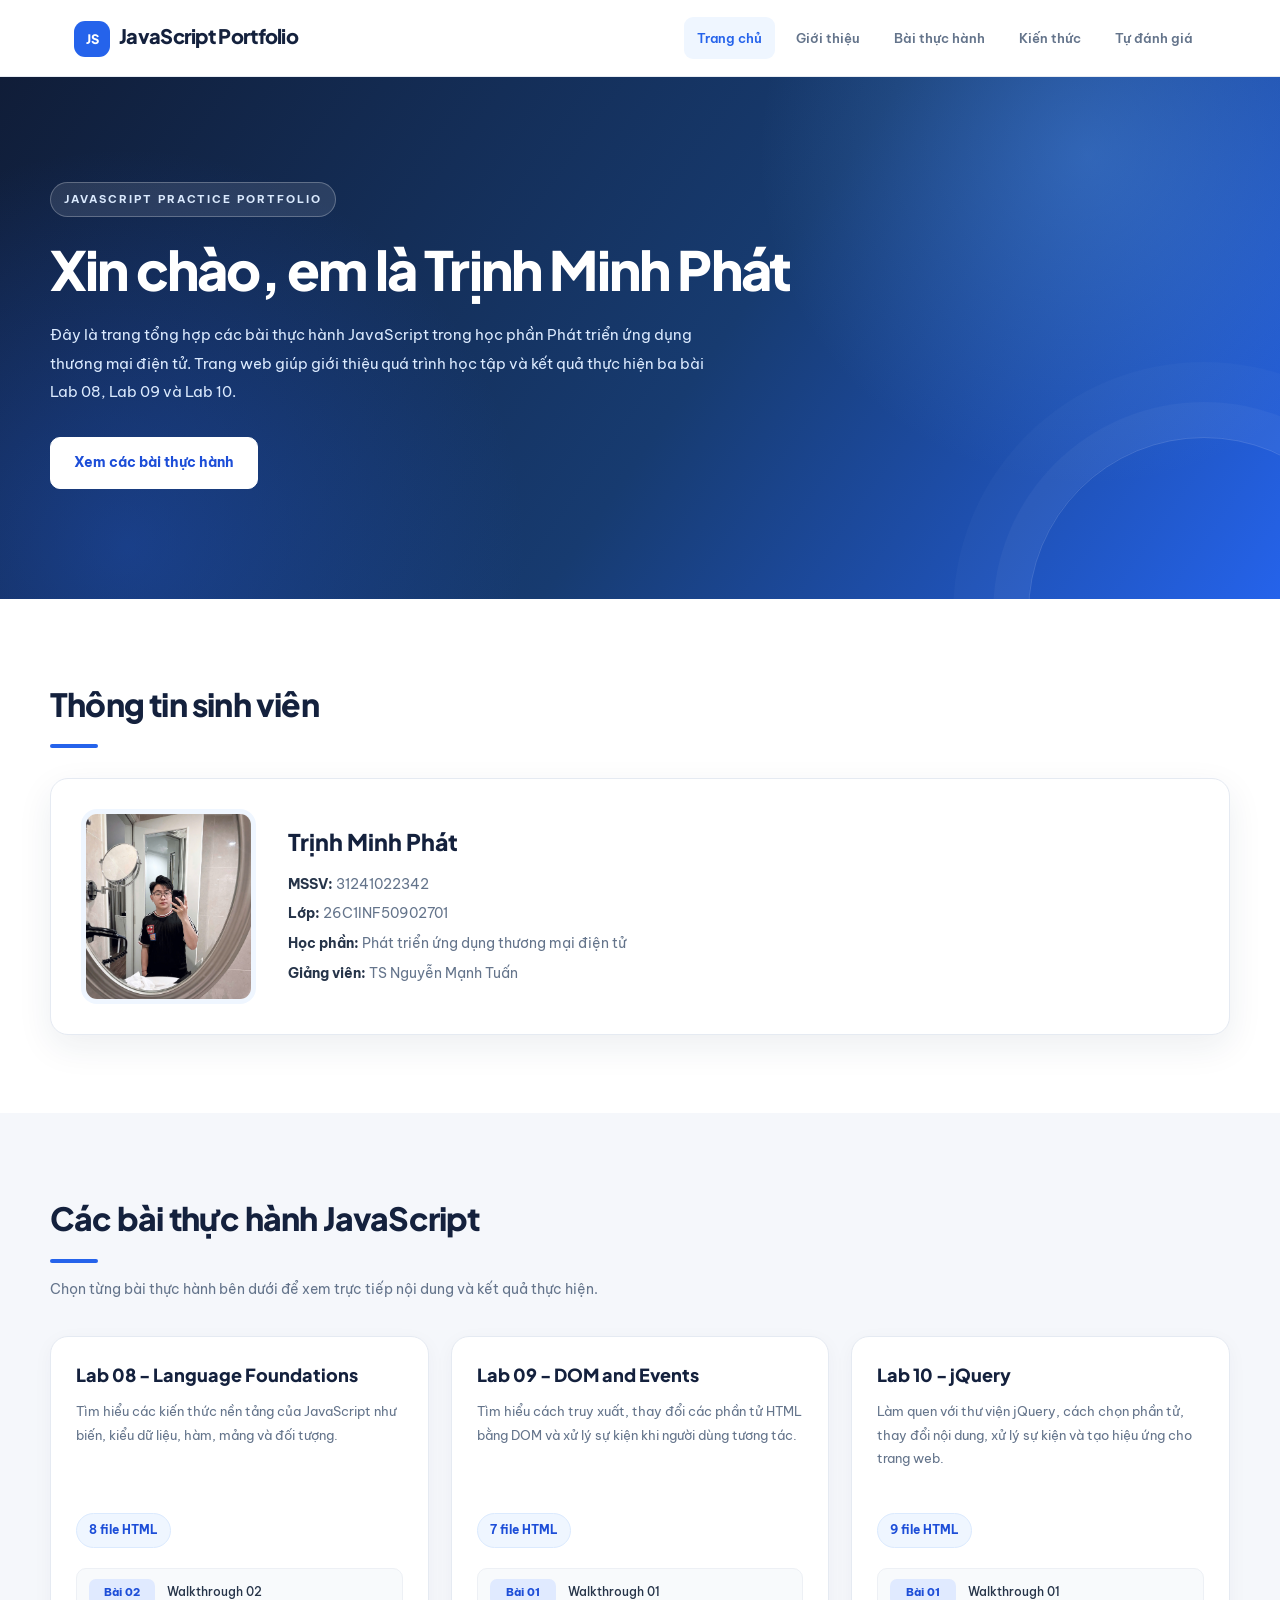
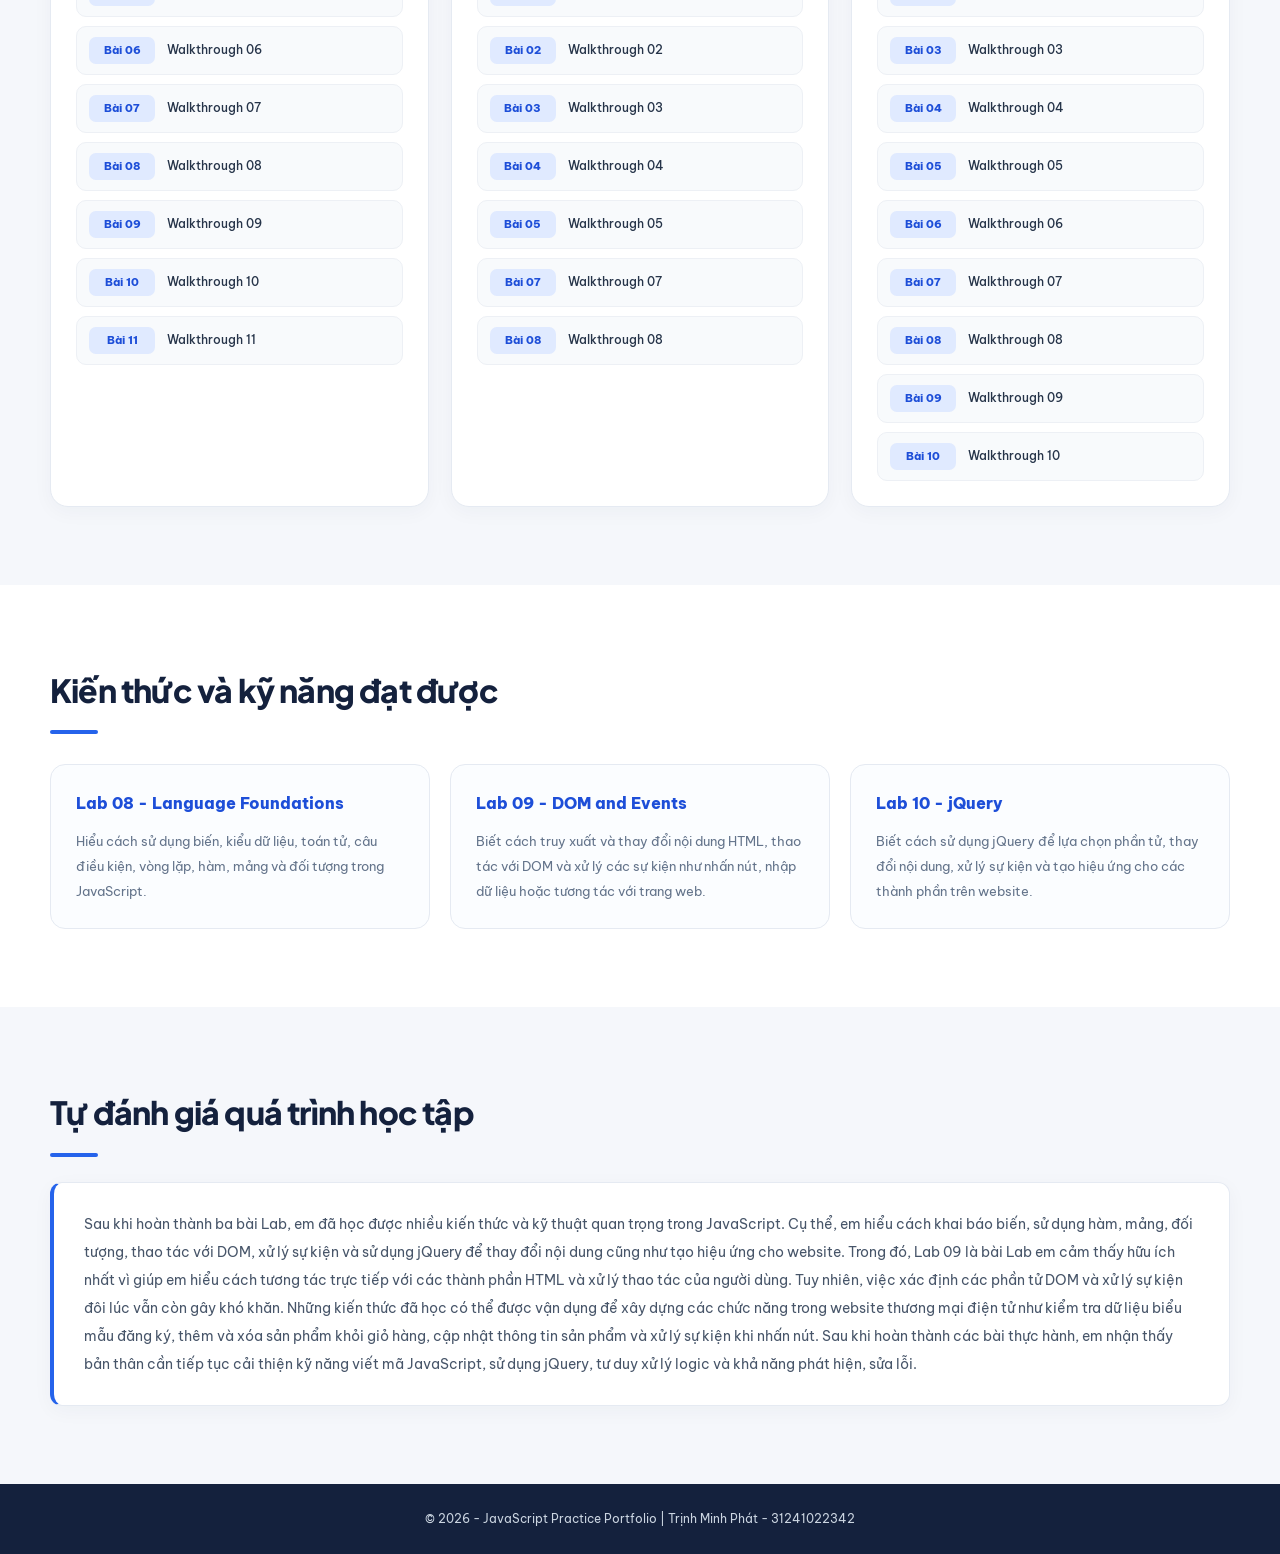
<file: JavaScript-Labs/index.html>
<!DOCTYPE html>
<html lang="vi">
<head>
    <meta charset="UTF-8">
    <meta name="viewport" content="width=device-width, initial-scale=1.0">
    <meta name="description" content="JavaScript Practice Portfolio - Trịnh Minh Phát">
    <title>JavaScript Practice Portfolio | Trịnh Minh Phát</title>

    <link rel="stylesheet" href="css/style.css">
    <script src="js/main.js" defer></script>
</head>

<body>

    <!-- Thanh điều hướng -->
    <header class="header">
        <div class="nav-container">
            <a href="#home" class="logo">JavaScript Portfolio</a>

            <nav>
                <ul class="nav-menu">
                    <li><a href="#home">Trang chủ</a></li>
                    <li><a href="#about">Giới thiệu</a></li>
                    <li><a href="#labs">Bài thực hành</a></li>
                    <li><a href="#skills">Kiến thức</a></li>
                    <li><a href="#reflection">Tự đánh giá</a></li>
                </ul>
            </nav>
        </div>
    </header>

    <main>

        <!-- Trang chủ -->
        <section class="hero" id="home">
            <div class="hero-container">
                <div>
                    <p>JAVASCRIPT PRACTICE PORTFOLIO</p>

                    <h1>Xin chào, em là Trịnh Minh Phát</h1>

                    <p>
                        Đây là trang tổng hợp các bài thực hành JavaScript
                        trong học phần Phát triển ứng dụng thương mại điện tử.
                        Trang web giúp giới thiệu quá trình học tập và kết quả
                        thực hiện ba bài Lab 08, Lab 09 và Lab 10.
                    </p>

                    <a href="#labs" class="btn">
                        Xem các bài thực hành
                    </a>
                </div>
            </div>
        </section>

        <!-- Giới thiệu sinh viên -->
        <section class="student-section" id="about">
            <div class="section-container">
                <h2>Thông tin sinh viên</h2>

                <div class="student-card">
                    <img src="images/hinh1.jpg"
                         alt="Ảnh đại diện Trịnh Minh Phát">

                    <div>
                        <h3>Trịnh Minh Phát</h3>

                        <p>
                            <strong>MSSV:</strong> 31241022342
                        </p>

                        <p>
                            <strong>Lớp:</strong> 26C1INF50902701
                        </p>

                        <p>
                            <strong>Học phần:</strong>
                            Phát triển ứng dụng thương mại điện tử
                        </p>

                        <p>
                            <strong>Giảng viên:</strong>
                            TS Nguyễn Mạnh Tuấn
                        </p>
                    </div>
                </div>
            </div>
        </section>

        <!-- Danh sách bài Lab -->
        <section class="labs-section" id="labs">
            <div class="section-container">

                <h2>Các bài thực hành JavaScript</h2>

                <p>
                    Chọn từng bài thực hành bên dưới để xem trực tiếp
                    nội dung và kết quả thực hiện.
                </p>

                <div class="lab-grid">

                    <!-- LAB 08 -->
                    <article class="lab-card">

                        <h3>Lab 08 - Language Foundations</h3>

                        <p class="lab-description">
                            Tìm hiểu các kiến thức nền tảng của JavaScript
                            như biến, kiểu dữ liệu, hàm, mảng và đối tượng.
                        </p>

                        <span class="exercise-count">
                            8 file HTML
                        </span>

                        <ul class="exercise-list">

                           

                            <li>
                                <a class="exercise-link"
                                   href="lab08/lab08-walkthrough02.html">
                                    <span class="exercise-number">Bài 02</span>
                                    <span>Walkthrough 02</span>
                                </a>
                            </li>

                            <li>
                                <a class="exercise-link"
                                   href="lab08/lab08-walkthrough06.html">
                                    <span class="exercise-number">Bài 06</span>
                                    <span>Walkthrough 06</span>
                                </a>
                            </li>

                            <li>
                                <a class="exercise-link"
                                   href="lab08/lab08-walkthrough07.html">
                                    <span class="exercise-number">Bài 07</span>
                                    <span>Walkthrough 07</span>
                                </a>
                            </li>

                            <li>
                                <a class="exercise-link"
                                   href="lab08/lab08-walkthrough08.html">
                                    <span class="exercise-number">Bài 08</span>
                                    <span>Walkthrough 08</span>
                                </a>
                            </li>

                            <li>
                                <a class="exercise-link"
                                   href="lab08/lab08-walkthrough09.html">
                                    <span class="exercise-number">Bài 09</span>
                                    <span>Walkthrough 09</span>
                                </a>
                            </li>

                            <li>
                                <a class="exercise-link"
                                   href="lab08/lab08-walkthrough10.html">
                                    <span class="exercise-number">Bài 10</span>
                                    <span>Walkthrough 10</span>
                                </a>
                            </li>

                            <li>
                                <a class="exercise-link"
                                   href="lab08/lab08-walkthrough11.html">
                                    <span class="exercise-number">Bài 11</span>
                                    <span>Walkthrough 11</span>
                                </a>
                            </li>

                        </ul>
                    </article>

                    <!-- LAB 09 -->
                    <article class="lab-card">

                        <h3>Lab 09 - DOM and Events</h3>

                        <p class="lab-description">
                            Tìm hiểu cách truy xuất, thay đổi các phần tử HTML
                            bằng DOM và xử lý sự kiện khi người dùng tương tác.
                        </p>

                        <span class="exercise-count">
                            7 file HTML
                        </span>

                        <ul class="exercise-list">

                            <li>
                                <a class="exercise-link"
                                   href="lab09/lab09-walkthrough01.html">
                                    <span class="exercise-number">Bài 01</span>
                                    <span>Walkthrough 01</span>
                                </a>
                            </li>

                            <li>
                                <a class="exercise-link"
                                   href="lab09/lab09-walkthrough02.html">
                                    <span class="exercise-number">Bài 02</span>
                                    <span>Walkthrough 02</span>
                                </a>
                            </li>

                            <li>
                                <a class="exercise-link"
                                   href="lab09/lab09-walkthrough03.html">
                                    <span class="exercise-number">Bài 03</span>
                                    <span>Walkthrough 03</span>
                                </a>
                            </li>

                            <li>
                                <a class="exercise-link"
                                   href="lab09/lab09-walkthrough04.html">
                                    <span class="exercise-number">Bài 04</span>
                                    <span>Walkthrough 04</span>
                                </a>
                            </li>

                            <li>
                                <a class="exercise-link"
                                   href="lab09/lab09-walkthrough05.html">
                                    <span class="exercise-number">Bài 05</span>
                                    <span>Walkthrough 05</span>
                                </a>
                            </li>

                            <li>
                                <a class="exercise-link"
                                   href="lab09/lab09-walkthrough07.html">
                                    <span class="exercise-number">Bài 07</span>
                                    <span>Walkthrough 07</span>
                                </a>
                            </li>

                            <li>
                                <a class="exercise-link"
                                   href="lab09/lab09-walkthrough08.html">
                                    <span class="exercise-number">Bài 08</span>
                                    <span>Walkthrough 08</span>
                                </a>
                            </li>

                        </ul>
                    </article>

                    <!-- LAB 10 -->
                    <article class="lab-card">

                        <h3>Lab 10 - jQuery</h3>

                        <p class="lab-description">
                            Làm quen với thư viện jQuery, cách chọn phần tử,
                            thay đổi nội dung, xử lý sự kiện và tạo hiệu ứng
                            cho trang web.
                        </p>

                        <span class="exercise-count">
                            9 file HTML
                        </span>

                        <ul class="exercise-list">

                            <li>
                                <a class="exercise-link"
                                   href="lab10/lab10-walkthrough01.html">
                                    <span class="exercise-number">Bài 01</span>
                                    <span>Walkthrough 01</span>
                                </a>
                            </li>

                            <li>
                                <a class="exercise-link"
                                   href="lab10/lab10-walkthrough03.html">
                                    <span class="exercise-number">Bài 03</span>
                                    <span>Walkthrough 03</span>
                                </a>
                            </li>

                            <li>
                                <a class="exercise-link"
                                   href="lab10/lab10-walkthrough04.html">
                                    <span class="exercise-number">Bài 04</span>
                                    <span>Walkthrough 04</span>
                                </a>
                            </li>

                            <li>
                                <a class="exercise-link"
                                   href="lab10/lab10-walkthrough05.html">
                                    <span class="exercise-number">Bài 05</span>
                                    <span>Walkthrough 05</span>
                                </a>
                            </li>

                            <li>
                                <a class="exercise-link"
                                   href="lab10/lab10-walkthrough06.html">
                                    <span class="exercise-number">Bài 06</span>
                                    <span>Walkthrough 06</span>
                                </a>
                            </li>

                            <li>
                                <a class="exercise-link"
                                   href="lab10/lab10-walkthrough07.html">
                                    <span class="exercise-number">Bài 07</span>
                                    <span>Walkthrough 07</span>
                                </a>
                            </li>

                            <li>
                                <a class="exercise-link"
                                   href="lab10/lab10-walkthrough08.html">
                                    <span class="exercise-number">Bài 08</span>
                                    <span>Walkthrough 08</span>
                                </a>
                            </li>

                            <li>
                                <a class="exercise-link"
                                   href="lab10/lab10-walkthrough09.html">
                                    <span class="exercise-number">Bài 09</span>
                                    <span>Walkthrough 09</span>
                                </a>
                            </li>

                            <li>
                                <a class="exercise-link"
                                   href="lab10/lab10-walkthrough10.html">
                                    <span class="exercise-number">Bài 10</span>
                                    <span>Walkthrough 10</span>
                                </a>
                            </li>

                        </ul>
                    </article>

                </div>
            </div>
        </section>

        <!-- Kiến thức đạt được -->
        <section class="skills-section" id="skills">
            <div class="section-container">

                <h2>Kiến thức và kỹ năng đạt được</h2>

                <div class="skills-grid">

                    <div>
                        <h3>Lab 08 - Language Foundations</h3>

                        <p>
                            Hiểu cách sử dụng biến, kiểu dữ liệu, toán tử,
                            câu điều kiện, vòng lặp, hàm, mảng và đối tượng
                            trong JavaScript.
                        </p>
                    </div>

                    <div>
                        <h3>Lab 09 - DOM and Events</h3>

                        <p>
                            Biết cách truy xuất và thay đổi nội dung HTML,
                            thao tác với DOM và xử lý các sự kiện như nhấn
                            nút, nhập dữ liệu hoặc tương tác với trang web.
                        </p>
                    </div>

                    <div>
                        <h3>Lab 10 - jQuery</h3>

                        <p>
                            Biết cách sử dụng jQuery để lựa chọn phần tử,
                            thay đổi nội dung, xử lý sự kiện và tạo hiệu ứng
                            cho các thành phần trên website.
                        </p>
                    </div>

                </div>
            </div>
        </section>

        <!-- Tự đánh giá -->
        <section class="reflection-section" id="reflection">
            <div class="section-container">

                <h2>Tự đánh giá quá trình học tập</h2>

                <p>
                    Sau khi hoàn thành ba bài Lab, em đã học được nhiều
                    kiến thức và kỹ thuật quan trọng trong JavaScript.
                    Cụ thể, em hiểu cách khai báo biến, sử dụng hàm, mảng,
                    đối tượng, thao tác với DOM, xử lý sự kiện và sử dụng
                    jQuery để thay đổi nội dung cũng như tạo hiệu ứng cho
                    website. Trong đó, Lab 09 là bài Lab em cảm thấy hữu ích
                    nhất vì giúp em hiểu cách tương tác trực tiếp với các
                    thành phần HTML và xử lý thao tác của người dùng. Tuy
                    nhiên, việc xác định các phần tử DOM và xử lý sự kiện
                    đôi lúc vẫn còn gây khó khăn. Những kiến thức đã học có
                    thể được vận dụng để xây dựng các chức năng trong website
                    thương mại điện tử như kiểm tra dữ liệu biểu mẫu đăng ký,
                    thêm và xóa sản phẩm khỏi giỏ hàng, cập nhật thông tin
                    sản phẩm và xử lý sự kiện khi nhấn nút. Sau khi hoàn
                    thành các bài thực hành, em nhận thấy bản thân cần tiếp
                    tục cải thiện kỹ năng viết mã JavaScript, sử dụng jQuery,
                    tư duy xử lý logic và khả năng phát hiện, sửa lỗi.
                </p>

            </div>
        </section>

    </main>

    <!-- Chân trang -->
    <footer class="footer">
        <p>
            © 2026 - JavaScript Practice Portfolio |
            Trịnh Minh Phát - 31241022342
        </p>
    </footer>

</body>
</html>
</file>
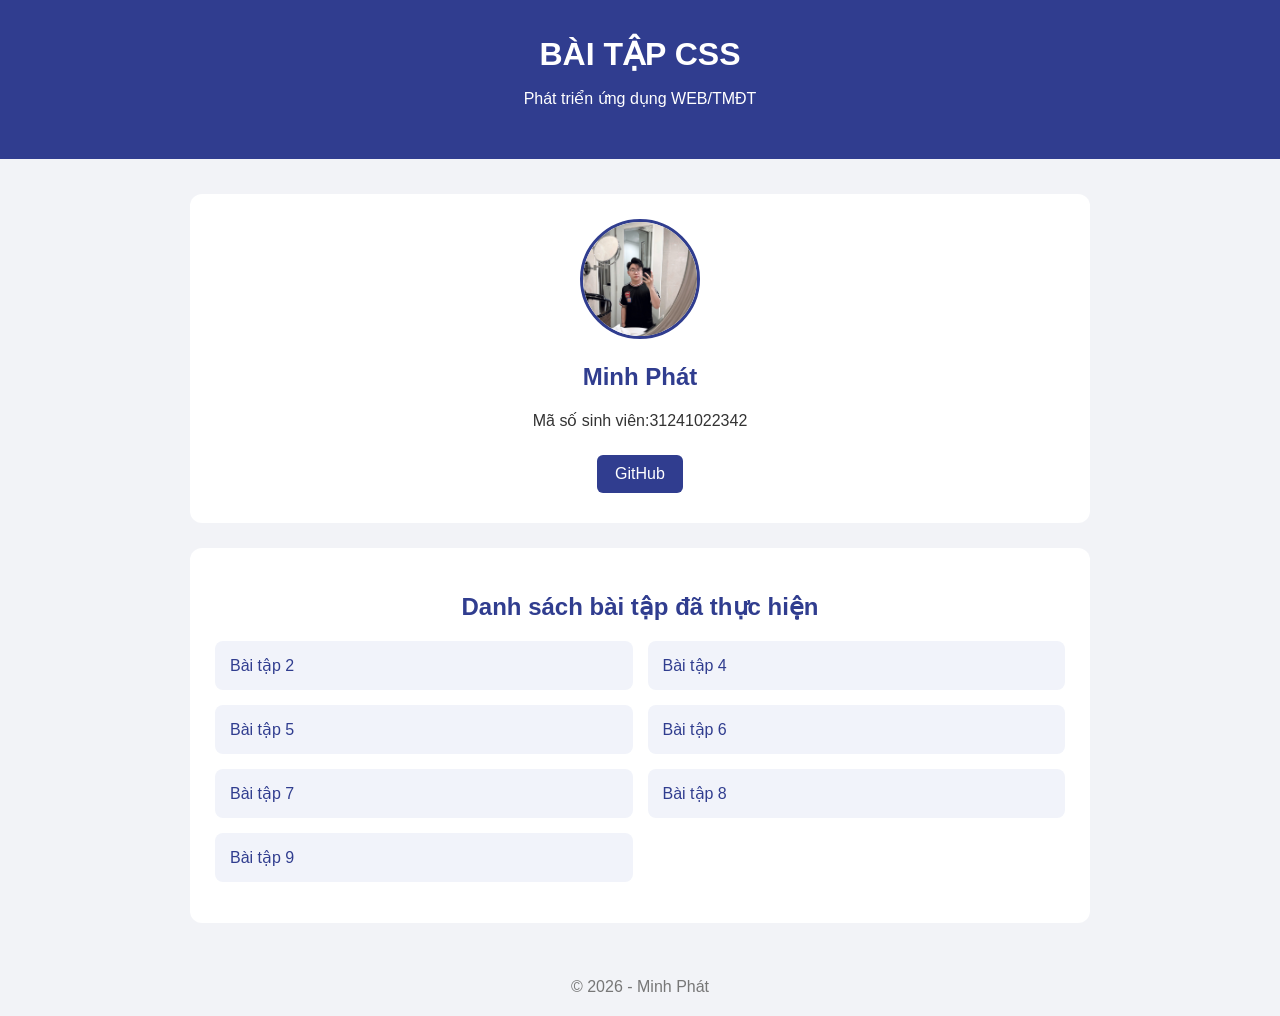
<file: VeNha/index.html>
<!DOCTYPE html>
<html lang="vi">
<head>
    <meta charset="UTF-8">
    <meta name="viewport" content="width=device-width, initial-scale=1.0">
    <title>Trang bài tập CSS - Minh Phát</title>

    <style>
        * {
            box-sizing: border-box;
        }

        body {
            margin: 0;
            font-family: Arial, sans-serif;
            background-color: #f2f3f7;
            color: #333;
        }

        header {
            background-color: #303d8f;
            color: white;
            text-align: center;
            padding: 35px 15px;
        }

        header h1 {
            margin: 0 0 10px;
        }

        .container {
            width: 900px;
            max-width: 90%;
            margin: 35px auto;
        }

        .profile {
            background: white;
            padding: 25px;
            border-radius: 12px;
            text-align: center;
            margin-bottom: 25px;
        }

        .profile img {
            width: 120px;
            height: 120px;
            object-fit: cover;
            border-radius: 50%;
            border: 3px solid #303d8f;
        }

        .profile h2 {
            color: #303d8f;
        }

        .lessons {
            background: white;
            padding: 25px;
            border-radius: 12px;
        }

        .lessons h2 {
            color: #303d8f;
            text-align: center;
        }

        .lesson-list {
            display: grid;
            grid-template-columns: repeat(2, 1fr);
            gap: 15px;
            padding: 0;
            list-style: none;
        }

        .lesson-list a {
            display: block;
            padding: 15px;
            background: #f1f3fa;
            color: #303d8f;
            text-decoration: none;
            border-radius: 8px;
            transition: 0.3s;
        }

        .lesson-list a:hover {
            background: #303d8f;
            color: white;
        }

        .social {
            margin-top: 20px;
        }

        .social a {
            display: inline-block;
            margin: 5px;
            padding: 10px 18px;
            background: #303d8f;
            color: white;
            text-decoration: none;
            border-radius: 6px;
        }

        footer {
            text-align: center;
            padding: 20px;
            color: #777;
        }

        @media (max-width: 600px) {
            .lesson-list {
                grid-template-columns: 1fr;
            }
        }
    </style>
</head>

<body>

    <header>
        <h1>BÀI TẬP CSS</h1>
        <p>Phát triển ứng dụng WEB/TMĐT</p>
    </header>

    <div class="container">

        <section class="profile">
            <img src="images/hinh ca nhan.jpg" alt="Hình ảnh cá nhân">

            <h2>Minh Phát</h2>
            <p>Mã số sinh viên:31241022342</p>
            

            <div class="social">
              
                <a href="https://github.com/minhphatrh" target="_blank">GitHub</a>
                
            </div>
        </section>

        <section class="lessons">
            <h2>Danh sách bài tập đã thực hiện</h2>

            <ul class="lesson-list">
                <li><a href="BaiTap2.html">Bài tập 2</a></li>
                <li><a href="BaiTap4.html">Bài tập 4</a></li>
                <li><a href="BaiTap5.html">Bài tập 5</a></li>
                <li><a href="BaiTap6.html">Bài tập 6</a></li>
                <li><a href="BaiTap7.html">Bài tập 7</a></li>
                <li><a href="BaiTap8.html">Bài tập 8</a></li>
                <li><a href="BaiTap9.html">Bài tập 9</a></li>
            </ul>
        </section>

    </div>

    <footer>
        © 2026 - Minh Phát
    </footer>

</body>
</html>
</file>
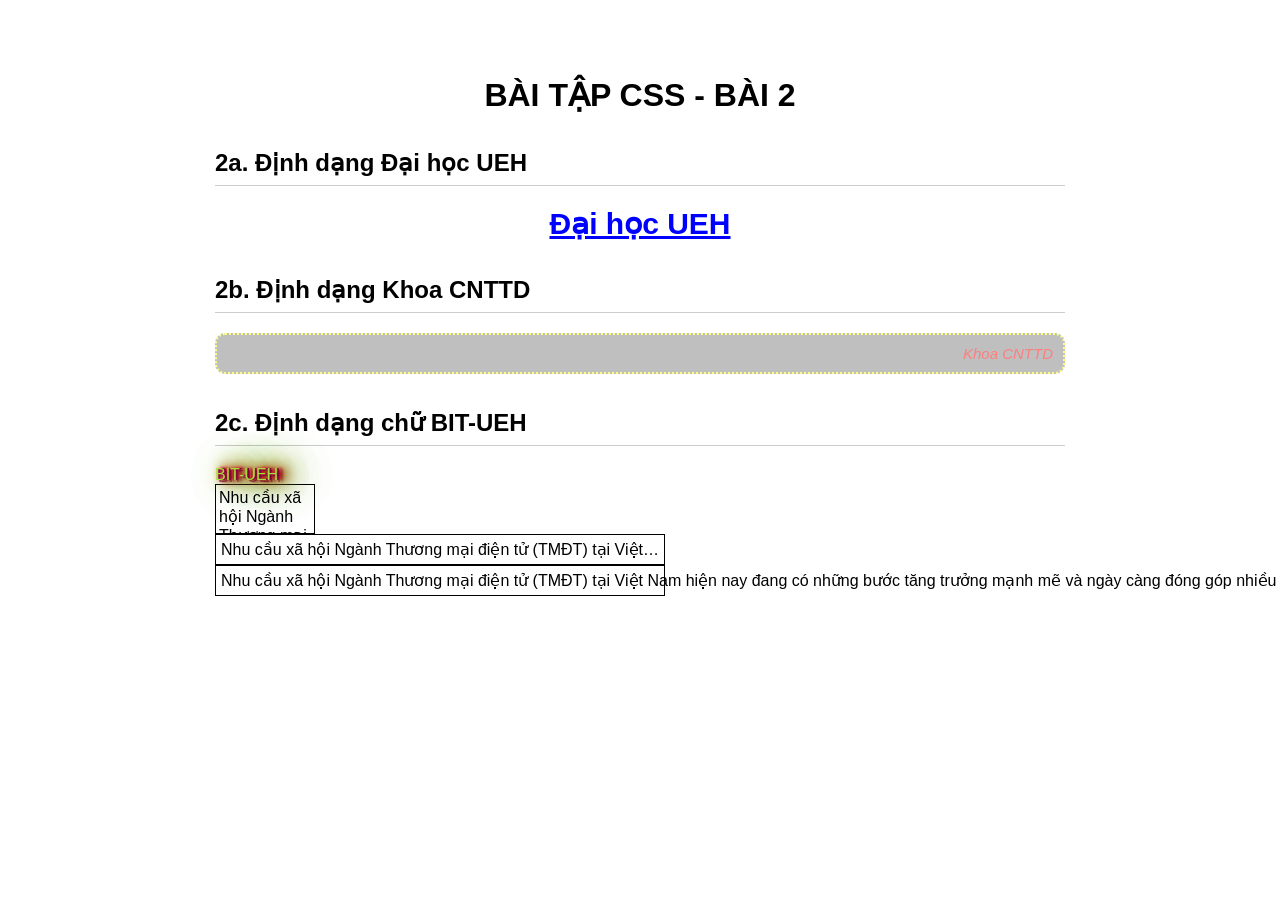
<file: VeNha/BaiTap2.html>
<!DOCTYPE html>
<html lang="vi">
<head>
    <meta charset="UTF-8">
    <meta name="viewport" content="width=device-width, initial-scale=1.0">
    <title>Bài tập CSS - Bài 2</title>

    <style>
    
        * {
            box-sizing: border-box;
        }

       body {
    font-family: Arial, sans-serif;
    margin: 0;
    padding: 30px;

    /* Lấy hình ảnh logo BIT làm hình nền */
    background-image: url("https://tse1.mm.bing.net/th/id/OIP.aWrKgTOuLWu6Zn5iXqM7TAHaHa?r=0&pid=Api&h=220&P=0");
    background-size: 30px 30px;
    background-repeat: repeat;
    background-attachment: fixed;
}

      .container {
    max-width: 900px;
    margin: auto;
    padding: 25px;
}

        h1 {
            text-align: center;
        }

        h2 {
            margin-top: 35px;
            border-bottom: 1px solid #ccc;
            padding-bottom: 8px;
        }

        /* 2a: Định dạng Đại học UEH */
        .ueh {
            color: blue;
            text-align: center;
            font-weight: bold;
            text-decoration: underline;
            font-size: 30px;
        }

        /* 2b: Định dạng Khoa CNTTD */
        .cnttd {
            color: red;
            text-align: right;
            font-style: italic;
            border: 2px dotted yellow;
            border-radius: 10px;
            background-color: gray;
            font-size: 15px;
            opacity: 0.5;
            padding: 10px;
        }

        /* 2c: Định dạng chữ BIT-UEH */
        #demotext {
color: #A7DD3C;
background: #FFFFFF;
text-shadow: 2px 0 0px #800040, 3px 2px 0px rgba(77,0,38,0.5), 3px 0 3px #FF002B, 5px 0 3px #800015, 6px 2px 3px rgba(77,0,13,0.5), 6px 0 9px #FF5500, 8px 0 9px #802A00, 9px 2px 9px rgba(77,25,0,0.5), 9px 0 18px #FFD500, 11px 0 18px #806A00, 12px 2px 18px rgba(77,66,0,0.5), 12px 0 30px #D4FF00, 14px 0 30px #6A8000, 15px 2px 30px rgba(64,77,0,0.5), 15px 0 45px #80FF00, 17px 0 45px #408000, 17px 2px 45px rgba(38,77,0,0.5);
color: #A7DD3C;
background: #FFFFFF;
}

        /* 2e-i: Ẩn nội dung khi bị tràn */
        .overflow-hidden {
            width: 100px;
            height: 50px;
            overflow: hidden;
            border: 1px solid black;
            padding: 3px;
        }

        /* 2e-ii: Cắt nội dung tràn bằng dấu ... */
        .overflow-ellipsis {
    width: 450px;
    overflow: hidden;
    white-space: nowrap;
    text-overflow: ellipsis;
    border: 1px solid black;
    padding: 5px;
}

        /* 2e-iii: Không cho nội dung xuống dòng */
       .overflow-nowrap {
    width: 450px;
    white-space: nowrap;
    border: 1px solid black;
    padding: 5px;
}

        .demo-area {
            background-color: #f5f5f5;
            padding: 15px;
            margin: 12px 0;
        }
    </style>
</head>

<body>

    <div class="container">

        <h1>BÀI TẬP CSS - BÀI 2</h1>

        <!-- 2a -->
        <h2>2a. Định dạng Đại học UEH</h2>
        <div class="ueh">
            Đại học UEH
        </div>

        <!-- 2b -->
        <h2>2b. Định dạng Khoa CNTTD</h2>
        <div class="cnttd">
            Khoa CNTTD
        </div>

        <!-- 2c -->
        <h2>2c. Định dạng chữ BIT-UEH</h2>
        <div id="demotext">BIT-UEH</div>
       
       <div class="overflow-hidden">
    Nhu cầu xã hội Ngành Thương mại điện tử (TMĐT) tại Việt Nam hiện nay đang có những bước tăng trưởng mạnh mẽ và ngày càng đóng góp nhiều hơn cho sự phát triển kinh tế xã hội của đất nước. Thị trường TMĐT Việt Nam đã trở nên sôi động hơn khi có nhiều
</div>

<div class="overflow-ellipsis">
    Nhu cầu xã hội Ngành Thương mại điện tử (TMĐT) tại Việt Nam hiện nay đang có những bước tăng trưởng mạnh mẽ và ngày càng đóng góp nhiều hơn cho sự phát triển kinh tế xã hội của đất nước. Thị trường TMĐT Việt Nam đã trở nên sôi động hơn khi có nhiều
</div>

<div class="overflow-nowrap">
    Nhu cầu xã hội Ngành Thương mại điện tử (TMĐT) tại Việt Nam hiện nay đang có những bước tăng trưởng mạnh mẽ và ngày càng đóng góp nhiều hơn cho sự phát triển kinh tế xã hội của đất nước. Thị trường TMĐT Việt Nam đã trở nên sôi động hơn khi có nhiều
</div>

    </div>

</body>
</html>
</file>
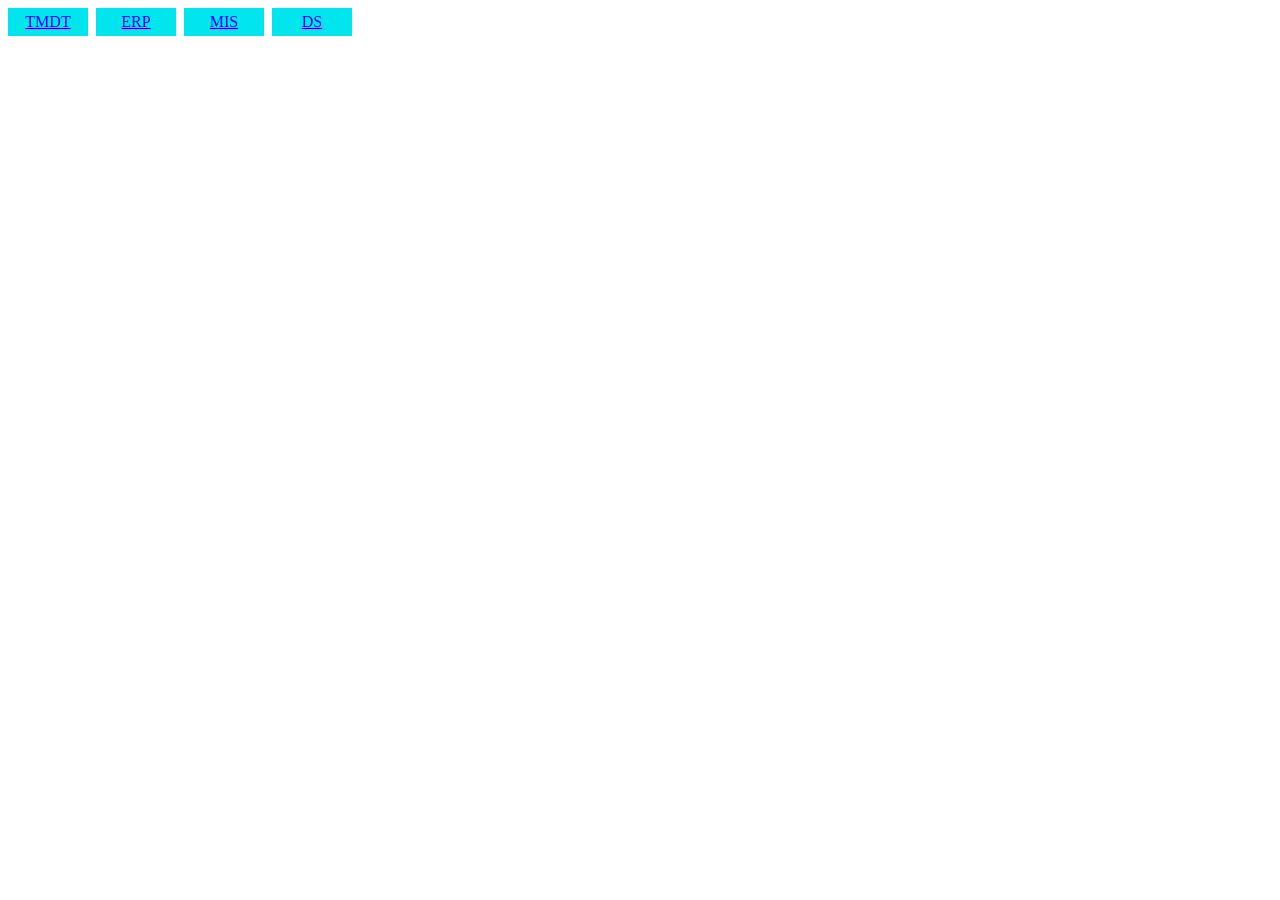
<file: VeNha/BaiTap4.html>
<!DOCTYPE html>
<html lang="vi">
<head>
    <meta charset="UTF-8">
    <title>Bài tập 4</title>

    <style>
        ul {
            list-style: none;
            padding: 0;
            margin: 0;
        }

        li {
            display: inline-block;
            width: 80px;
            margin-right: 4px;
            background-color: #00e5ee;
            text-align: center;
        }

        a {
            display: block;
            color: blue;
            text-decoration: underline;
            padding: 5px;
        }
    </style>
</head>

<body>
    <ul>
        <li><a href="#">TMDT</a></li>
        <li><a href="#">ERP</a></li>
        <li><a href="#">MIS</a></li>
        <li><a href="#">DS</a></li>
    </ul>
</body>
</html>
</file>
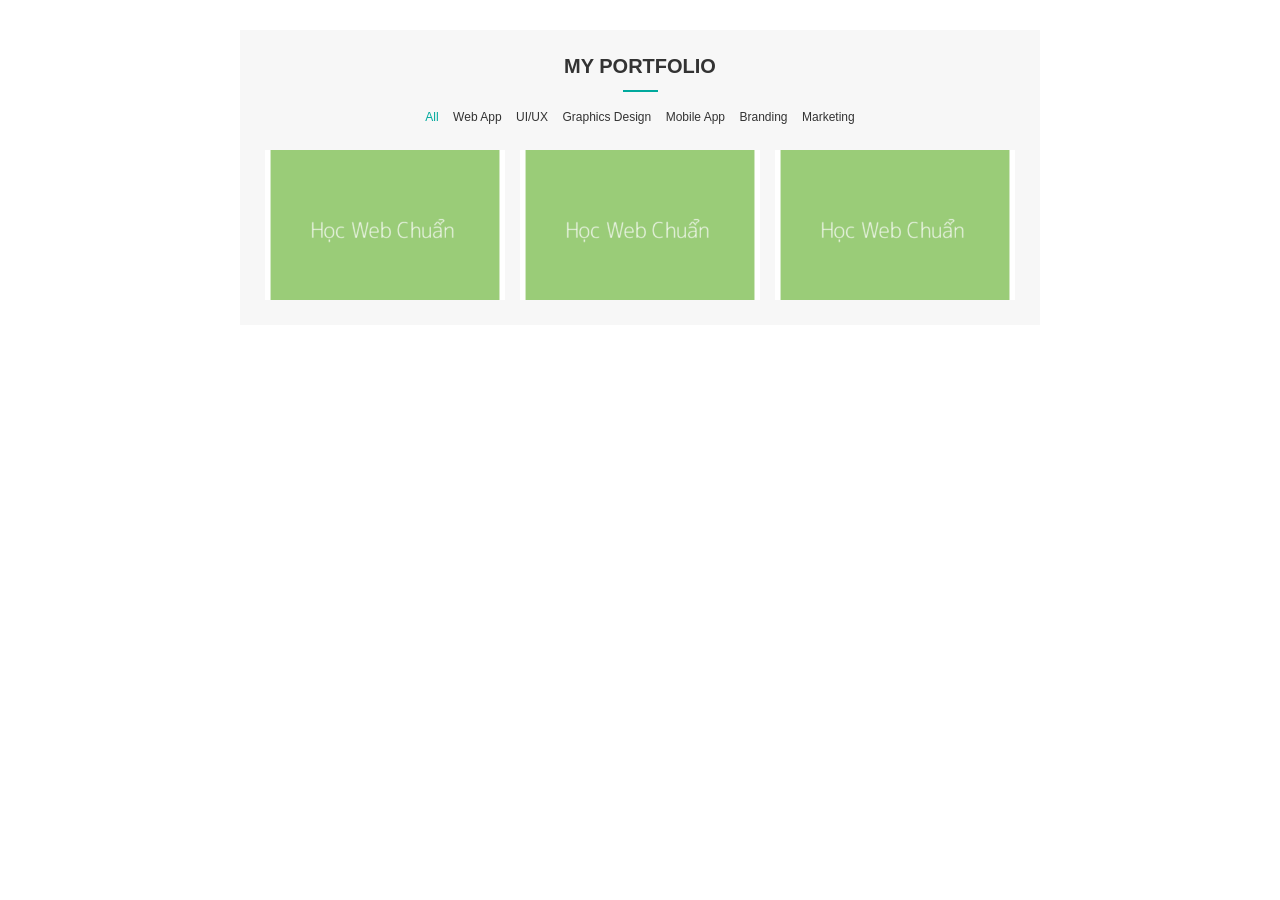
<file: VeNha/BaiTap6.html>
<!DOCTYPE html>
<html lang="en">
<head>
    <meta charset="UTF-8">
    <title>My Portfolio</title>

    <style>
        * {
            box-sizing: border-box;
        }

        body {
            font-family: Arial, sans-serif;
            margin: 0;
            background-color: white;
        }

        .portfolio {
            width: 800px;
            max-width: 95%;
            margin: 30px auto;
            padding: 25px;
            background-color: #f7f7f7;
            text-align: center;
        }

        .portfolio h2 {
            font-size: 20px;
            color: #333;
            margin: 0 0 12px;
        }

        .portfolio h2::after {
            content: "";
            display: block;
            width: 35px;
            height: 2px;
            background-color: #00a99d;
            margin: 12px auto;
        }

        .list-tab {
            list-style: none;
            padding: 0;
            margin: 15px 0 25px;
        }

        .list-tab li {
            display: inline-block;
            margin: 0 5px;
        }

        .list-tab a {
            color: #333;
            text-decoration: none;
            font-size: 12px;
        }

        .list-tab li:first-child a {
            color: #00a99d;
        }

       .galerry {
            list-style: none;
            padding: 0;
            margin: 0;
            display: grid;
            grid-template-columns: repeat(3, 1fr);
            gap: 15px;
        }

        .galerry li img {
            display: block;
            width: 100%;
            height: 150px;
            object-fit: cover;
        }
    </style>
</head>

<body>
    <section class="portfolio">
        <h2>MY PORTFOLIO</h2>

        <ul class="list-tab">
            <li><a href="./">All</a></li>
            <li><a href="./">Web App</a></li>
            <li><a href="./">UI/UX</a></li>
            <li><a href="./">Graphics Design</a></li>
            <li><a href="./">Mobile App</a></li>
            <li><a href="./">Branding</a></li>
            <li><a href="./">Marketing</a></li>
        </ul>

        <ul class="galerry">
            <li><a href="./"><img src="images/portfolio.png" alt="Portfolio 1"></a></li>
            <li><a href="./"><img src="images/portfolio.png" alt="Portfolio 2"></a></li>
            <li><a href="./"><img src="images/portfolio.png" alt="Portfolio 3"></a></li>
        
        </ul>
    </section>
</body>
</html>
</file>
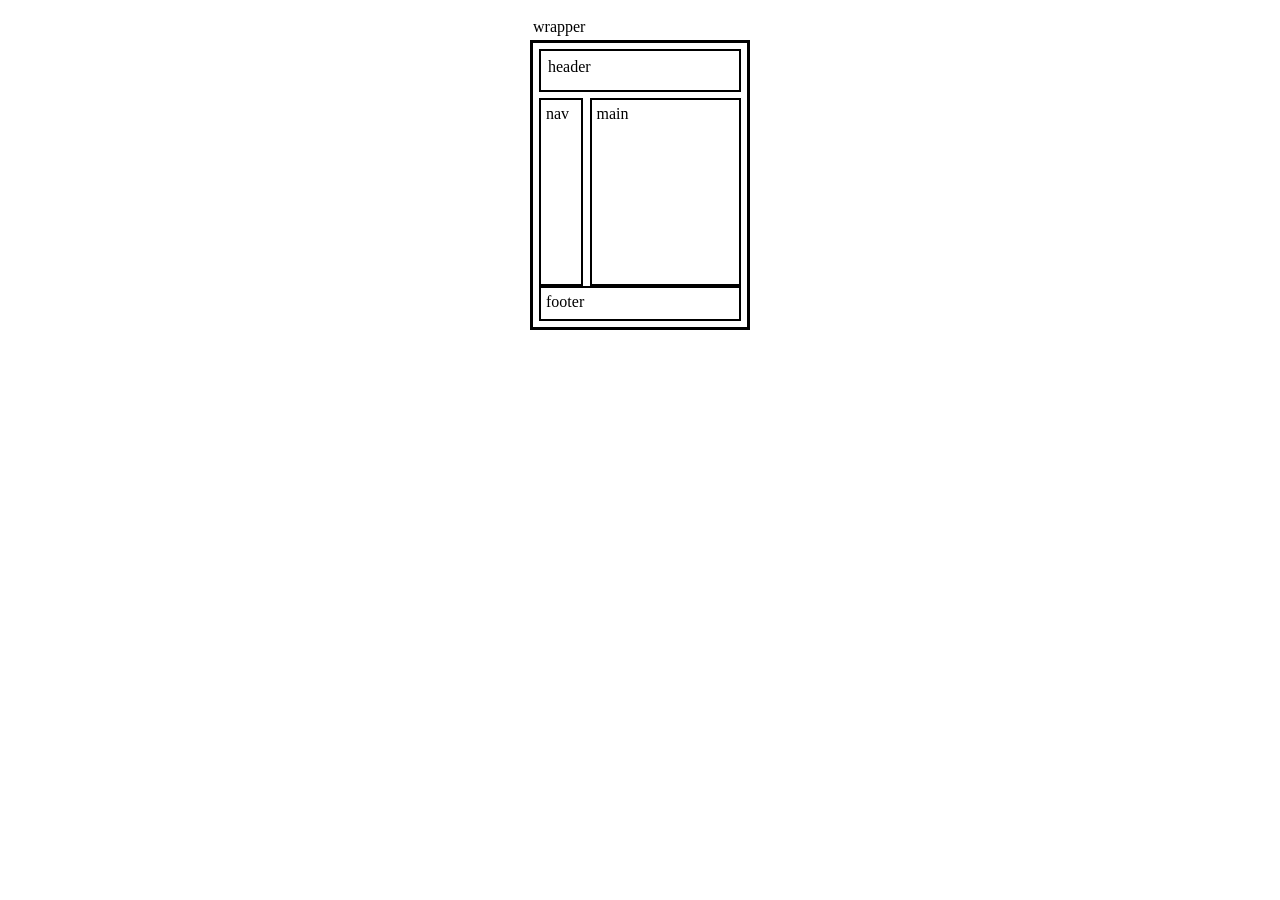
<file: VeNha/BaiTap7.html>
<!DOCTYPE html>
<html lang="vi">
<head>
    <meta charset="UTF-8">
    <title>Bài 7</title>

    <style>
        * {
            box-sizing: border-box;
        }

        #wrapper {
            width: 220px;
            margin: 40px auto;
            padding: 6px;
            border: 3px solid black;
            position: relative;
        }

        #wrapper::before {
            content: "wrapper";
            position: absolute;
            top: -25px;
            left: 0;
            font-size: 16px;
        }

        header {
            height: 43px;
            border: 2px solid black;
            margin-bottom: 6px;
            padding: 7px;
        }

        nav {
            float: left;
            width: 22%;
            height: 188px;
            border: 2px solid black;
            padding: 5px;
        }

        main {
            float: right;
            width: 75%;
            height: 188px;
            border: 2px solid black;
            padding: 5px;
        }

        footer {
            clear: both;
            height: 35px;
            border: 2px solid black;
            margin-top: 6px;
            padding: 5px;
        }
    </style>
</head>

<body>
    <div id="wrapper">
        <header>header</header>
        <nav>nav</nav>
        <main>main</main>
        <footer>footer</footer>
    </div>
</body>
</html>
</file>
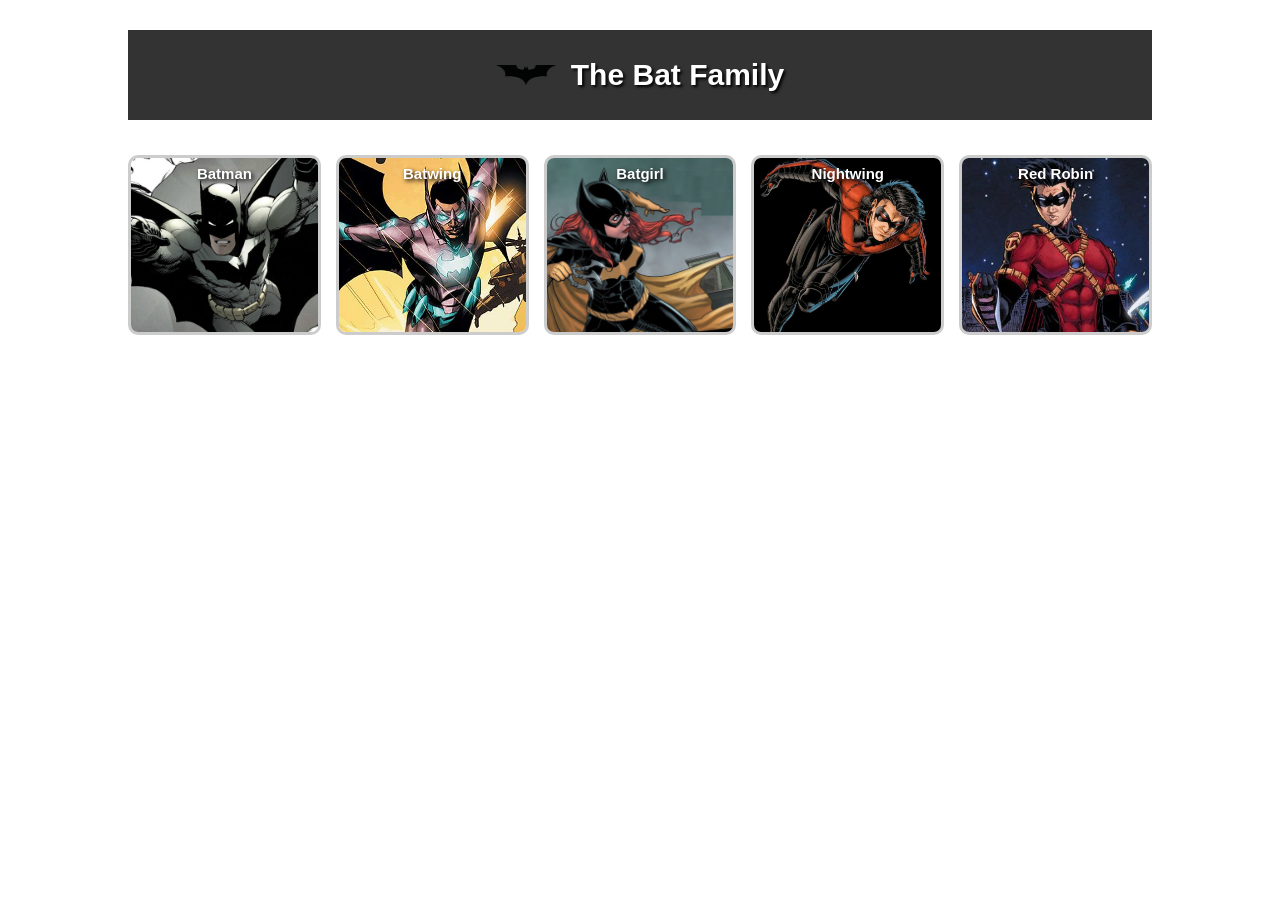
<file: VeNha/BaiTap8.html>
<!DOCTYPE html>
<html lang="en">
<head>
    <meta charset="UTF-8">
    <meta name="viewport" content="width=device-width, initial-scale=1.0">
    <title>The Bat Family</title>
    <link rel="stylesheet" href="style.css">
</head>
<body>

    <div id="root">

        <h1 id="site-header">
            <img src="images/logo.png" alt="Logo">
            <span>The Bat Family</span>
        </h1>

        <ul class="superheroes">

            <li>
                <strong class="hero-header">Batman</strong>
                <img src="images/superhero-1.jpg" alt="Batman">
                <a href="https://en.wikipedia.org/wiki/Batman" target="_blank">Read more</a>
            </li>

            <li>
                <strong class="hero-header">Batwing</strong>
                <img src="images/superhero-2.jpg" alt="Batwing">
                <a href="https://en.wikipedia.org/wiki/Batwing_(DC_Comics)" target="_blank">Read more</a>
            </li>

            <li>
                <strong class="hero-header">Batgirl</strong>
                <img src="images/superhero-3.jpg" alt="Batgirl">
                <a href="https://en.wikipedia.org/wiki/Batgirl" target="_blank">Read more</a>
            </li>

            <li>
                <strong class="hero-header">Nightwing</strong>
                <img src="images/superhero-4.jpg" alt="Nightwing">
                <a href="https://en.wikipedia.org/wiki/Nightwing" target="_blank">Read more</a>
            </li>

            <li>
                <strong class="hero-header">Red Robin</strong>
                <img src="images/superhero-5.jpg" alt="Red Robin">
                <a href="https://en.wikipedia.org/wiki/Red_Robin_(comics)" target="_blank">Read more</a>
            </li>

        </ul>

    </div>

</body>
</html>
</file>
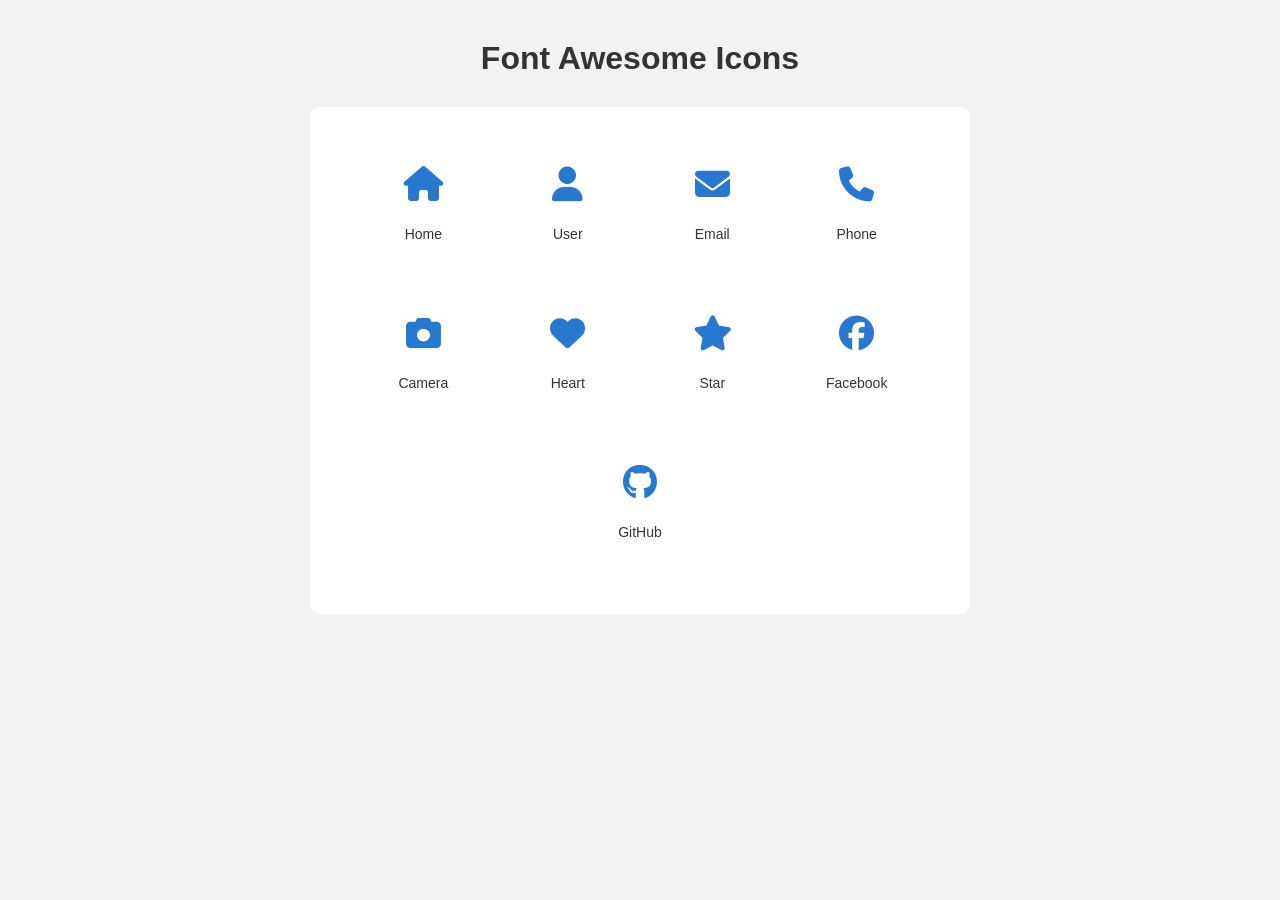
<file: VeNha/BaiTap9.html>
<!DOCTYPE html>
<html lang="vi">
<head>
    <meta charset="UTF-8">
    <meta name="viewport" content="width=device-width, initial-scale=1.0">
    <title>Bài 9 - Font Awesome</title>

    <!-- Kết nối thư viện Font Awesome -->
    <link rel="stylesheet"
    href="https://cdnjs.cloudflare.com/ajax/libs/font-awesome/6.7.2/css/all.min.css">

    <style>
        body {
            font-family: Arial, sans-serif;
            text-align: center;
            background-color: #f2f2f2;
        }

        h1 {
            color: #333;
            margin-top: 40px;
        }

        .icon-list {
            width: 600px;
            max-width: 90%;
            margin: 30px auto;
            padding: 30px;
            background-color: white;
            border-radius: 10px;
        }

        .icon-item {
            display: inline-block;
            width: 100px;
            margin: 15px;
            padding: 15px 5px;
            color: #333;
        }

        .icon-item i {
            font-size: 35px;
            color: #2878d0;
            margin-bottom: 10px;
        }

        .icon-item p {
            font-size: 14px;
        }
    </style>
</head>

<body>

    <h1>Font Awesome Icons</h1>

    <div class="icon-list">

        <div class="icon-item">
            <i class="fa-solid fa-house"></i>
            <p>Home</p>
        </div>

        <div class="icon-item">
            <i class="fa-solid fa-user"></i>
            <p>User</p>
        </div>

        <div class="icon-item">
            <i class="fa-solid fa-envelope"></i>
            <p>Email</p>
        </div>

        <div class="icon-item">
            <i class="fa-solid fa-phone"></i>
            <p>Phone</p>
        </div>

        <div class="icon-item">
            <i class="fa-solid fa-camera"></i>
            <p>Camera</p>
        </div>

        <div class="icon-item">
            <i class="fa-solid fa-heart"></i>
            <p>Heart</p>
        </div>

        <div class="icon-item">
            <i class="fa-solid fa-star"></i>
            <p>Star</p>
        </div>

        <div class="icon-item">
            <i class="fa-brands fa-facebook"></i>
            <p>Facebook</p>
        </div>

        <div class="icon-item">
            <i class="fa-brands fa-github"></i>
            <p>GitHub</p>
        </div>

    </div>

</body>
</html>
</file>
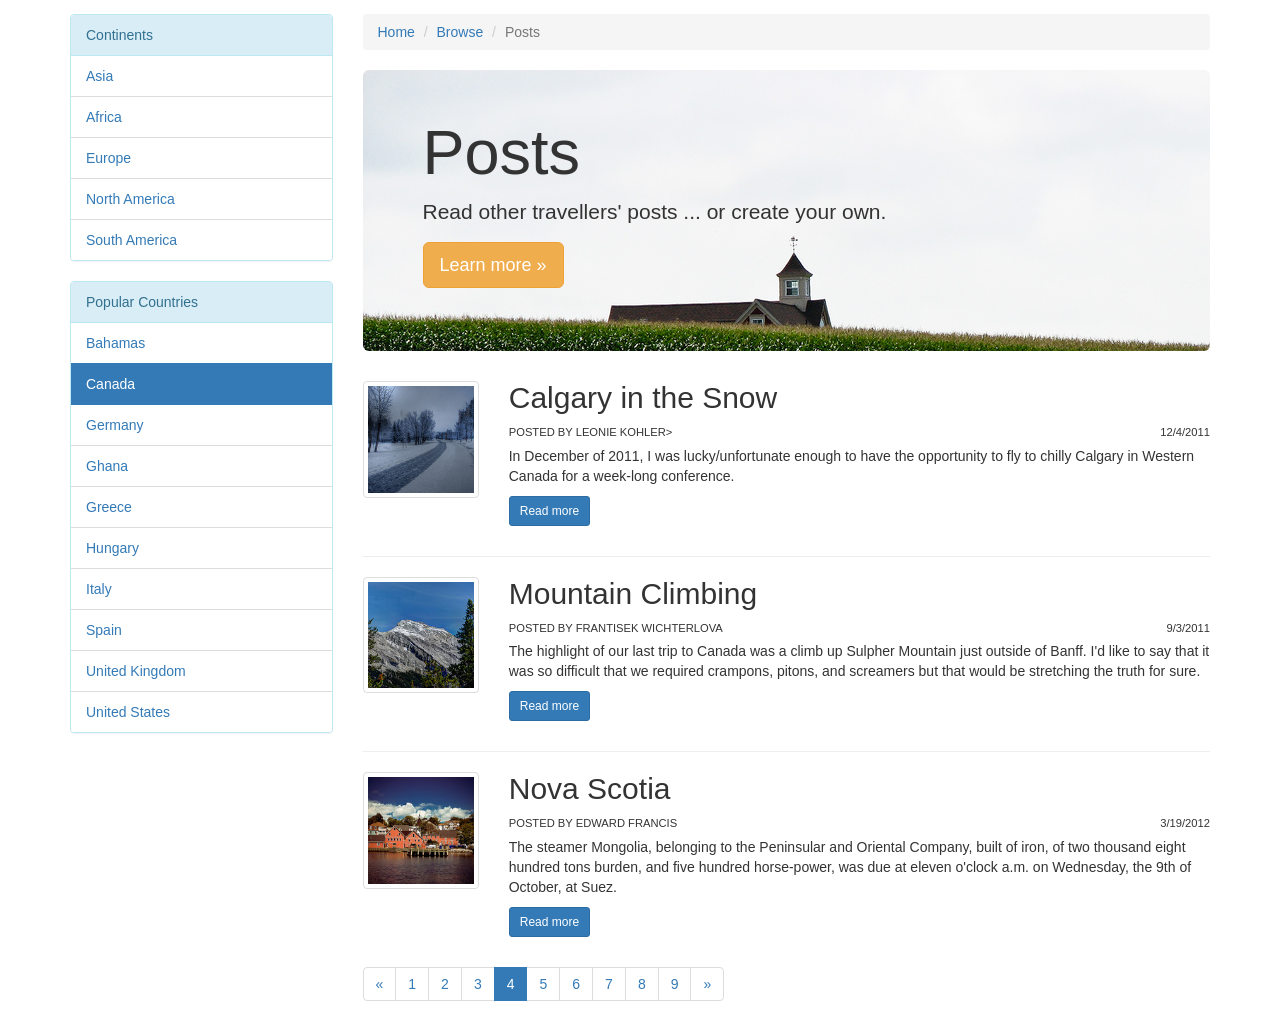
<file: JavaScript-Labs/lab08/exercise.html>
<!DOCTYPE html>
<html lang="en">
<head>
    <meta charset="utf-8"/>  
	
    <!-- Latest compiled and minified CSS -->
    <link rel="stylesheet" href="https://maxcdn.bootstrapcdn.com/bootstrap/3.3.5/css/bootstrap.min.css">
    <link rel="stylesheet" href="css/theme.css">    
    
    <script type="text/javascript" language="javascript" src="js/travel-data.js"></script>    
</head>
<body>
    

   
<div class="container">  <!-- start main content container -->
   <div class="row">  <!-- start main content row -->
      <div class="col-md-3">  <!-- start left navigation rail column -->   
      
         <div class="panel panel-info">
           <div class="panel-heading">Continents</div>
           <!-- replace list with function call -->
           <ul class="list-group">     
              <li class="list-group-item"><a href="#">Asia</a></li>
              <li class="list-group-item"><a href="#">Africa</a></li>
              <li class="list-group-item"><a href="#">Europe</a></li>
              <li class="list-group-item"><a href="#">North America</a></li>
              <li class="list-group-item"><a href="#">South America</a></li>    
           </ul>
         </div>  <!-- end continents panel -->  
         <div class="panel panel-info">
           <div class="panel-heading">Popular Countries</div>
           <!-- replace list with function call --> 
           <ul class="list-group">                                        
              <li class="list-group-item"><a href="#">Bahamas</a></li>
              <li class="list-group-item active">Canada</li>
              <li class="list-group-item"><a href="#">Germany</a></li>
              <li class="list-group-item"><a href="#">Ghana</a></li>
              <li class="list-group-item"><a href="#">Greece</a></li>
              <li class="list-group-item"><a href="#">Hungary</a></li>
              <li class="list-group-item"><a href="#">Italy</a></li>
              <li class="list-group-item"><a href="#">Spain</a></li>
              <li class="list-group-item"><a href="#">United Kingdom</a></li>
              <li class="list-group-item"><a href="#">United States</a></li>    
           </ul>
         </div>  <!-- end countries panel -->       
      </div>  <!-- end left navigation rail --> 
      
      <div class="col-md-9">  <!-- start main content column -->
         <ol class="breadcrumb">
           <li><a href="#">Home</a></li>
           <li><a href="#">Browse</a></li>
           <li class="active">Posts</li>
         </ol>          
      
         <div class="jumbotron" id="postJumbo">
           <h1>Posts</h1>
           <p>Read other travellers' posts ... or create your own.</p>
           <p><a class="btn btn-warning btn-lg">Learn more &raquo;</a></p>
         </div>        
      
         <!-- start post summaries -->
         <div class="postlist">
         
           <!-- replace each of these three rows with a function call -->
           <div class="row">
               <div class="col-md-2"> 
                  <a href="post.php?id=1" class=""><img src="images/travel/6592294487.jpg" alt="Calgary in the Snow" class="img-thumbnail"/></a>
               </div>
               <div class="col-md-10"> 
                  <h2>Calgary in the Snow</h2>
                  <div class="details">
                    Posted by Leonie Kohler>
                    <span class="pull-right">12/4/2011</span>
                  </div>
                  <p class="excerpt">
                  In December of 2011, I was lucky/unfortunate enough to have the opportunity to fly to chilly Calgary in Western Canada for a week-long conference. 
                  </p>
                  <p><a href="post.php?id=1" class="btn btn-primary btn-sm">Read more</a></p>
               </div>
           </div>
           <hr/>
           
           <div class="row">
               <div class="col-md-2"> 
                  <a href="post.php?id=3" class=""><img src="images/travel/6114904363.jpg" alt="Mountain Climbing" class="img-thumbnail"/></a>
               </div>
               <div class="col-md-10"> 
                  <h2>Mountain Climbing</h2>
                  <div class="details">
                    Posted by Frantisek  Wichterlova
                    <span class="pull-right">9/3/2011</span>
                  </div>
                  <p class="excerpt">
                  The highlight of our last trip to Canada was a climb up Sulpher Mountain just outside of Banff. I'd like to say that it was so difficult that we required crampons, pitons, and screamers but that would be stretching the truth for sure.
                  </p>
                  <p><a href="post.php?id=3" class="btn btn-primary btn-sm">Read more</a></p>
               </div>
           </div>
           <hr/>

           <div class="row">
               <div class="col-md-2"> 
                  <a href="post.php?id=9" class=""><img src="images/travel/5856697109.jpg" alt="Nova Scotia" class="img-thumbnail"/></a>
               </div>
               <div class="col-md-10"> 
                  <h2>Nova Scotia</h2>
                  <div class="details">
                    Posted by Edward Francis
                    <span class="pull-right">3/19/2012</span>
                  </div>
                  <p class="excerpt">
                  The steamer Mongolia, belonging to the Peninsular and Oriental Company, built of iron, of two thousand eight hundred tons burden, and five hundred horse-power, was due at eleven o'clock a.m. on Wednesday, the 9th of October, at Suez. 
                  </p>
                  <p><a href="post.php?id=9" class="btn btn-primary btn-sm">Read more</a></p>
               </div>
           </div>          
         </div>
        
      <!-- replace pagination with function call -->
      <ul class="pagination">
        <li><a href="#">&laquo;</a></li>
        <li><a href="#">1</a></li>
        <li><a href="#">2</a></li>
        <li><a href="#">3</a></li>
        <li class="active"><a href="#">4</a></li>
        <li><a href="#">5</a></li>
        <li><a href="#">6</a></li>
        <li><a href="#">7</a></li>
        <li><a href="#">8</a></li>
        <li><a href="#">9</a></li>
        <li><a href="#">&raquo;</a></li>
      </ul>
      
      </div>  <!-- end main content column -->
   </div>  <!-- end main content row -->
</div>   <!-- end main content container -->  
    
</body>
</html>
</file>
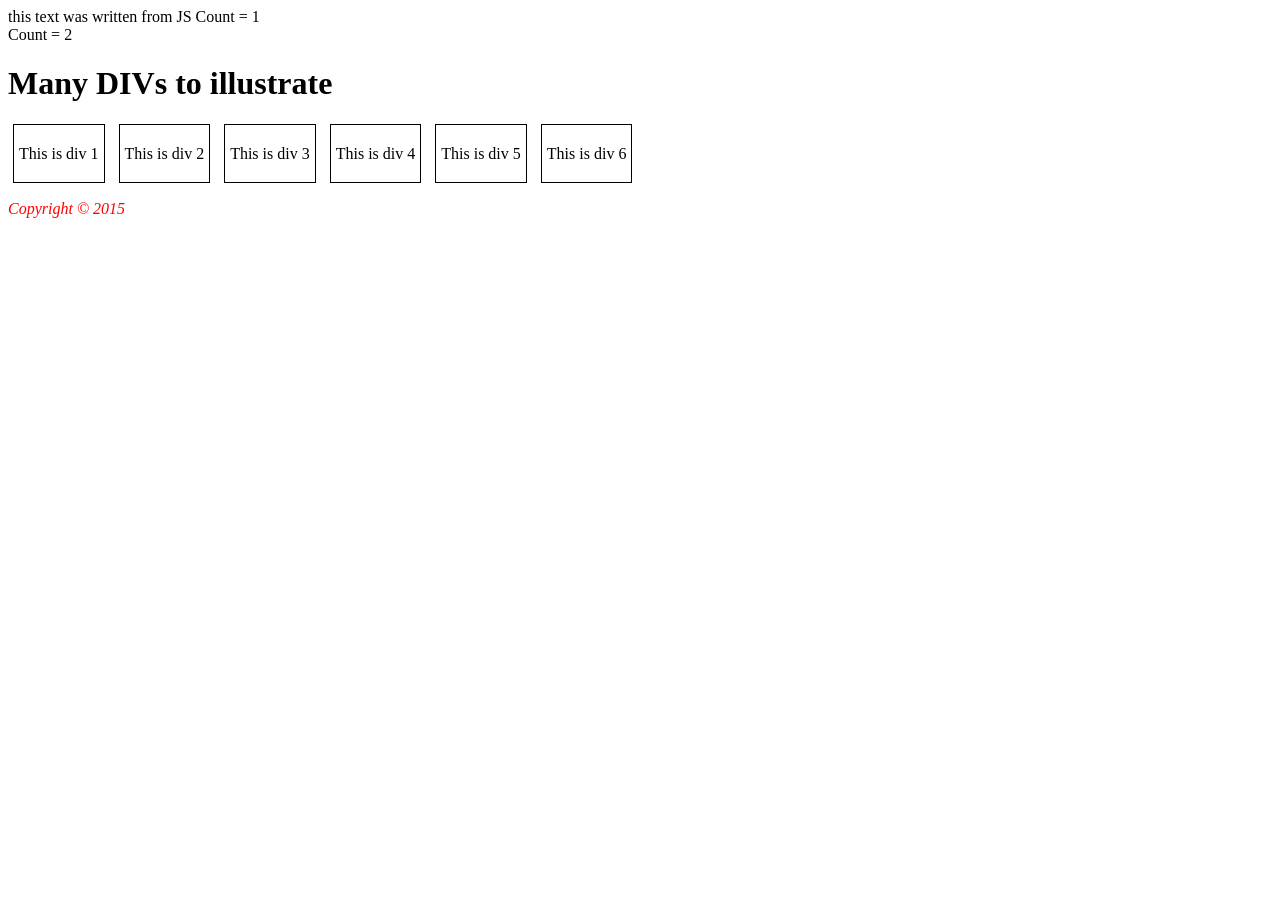
<file: JavaScript-Labs/lab08/lab08-walkthrough02.html>
<!DOCTYPE html>
<html lang="en">
<head>
   <meta charset="utf-8">
   <title>DIV's DIV's Everywhere</title>
   <link rel="stylesheet" type="text/css" href="css/lab08.css" />
   
   <script type="text/javascript">
    /* Your first script */
    //alert("Hello World!");
    console.log("script within the <head> element");
    console.warn("oh no this is a warning");
    console.error("panic!! error!!");
</script>
</head>
<body>
  <script type="text/javascript" language="javascript"
src="js/hello.js"></script>
 
<noscript>
    This text only shown if JS is turned off
</noscript>

<header>
  <h1>Many DIVs to illustrate</h1>
</header>

<div class='movingDiv' id='div1'>This is div 1</div>
<div class='movingDiv' id='div2'>This is div 2</div>
<div class='movingDiv' id='div3'>This is div 3</div>
<div class='movingDiv' id='div4'>This is div 4</div>
<div class='movingDiv' id='div5'>This is div 5</div>
<div class='movingDiv' id='div6'>This is div 6</div>


<footer>
  <p><em>Copyright &copy; 2015</em></p>
</footer>
</body>
</html>
</file>
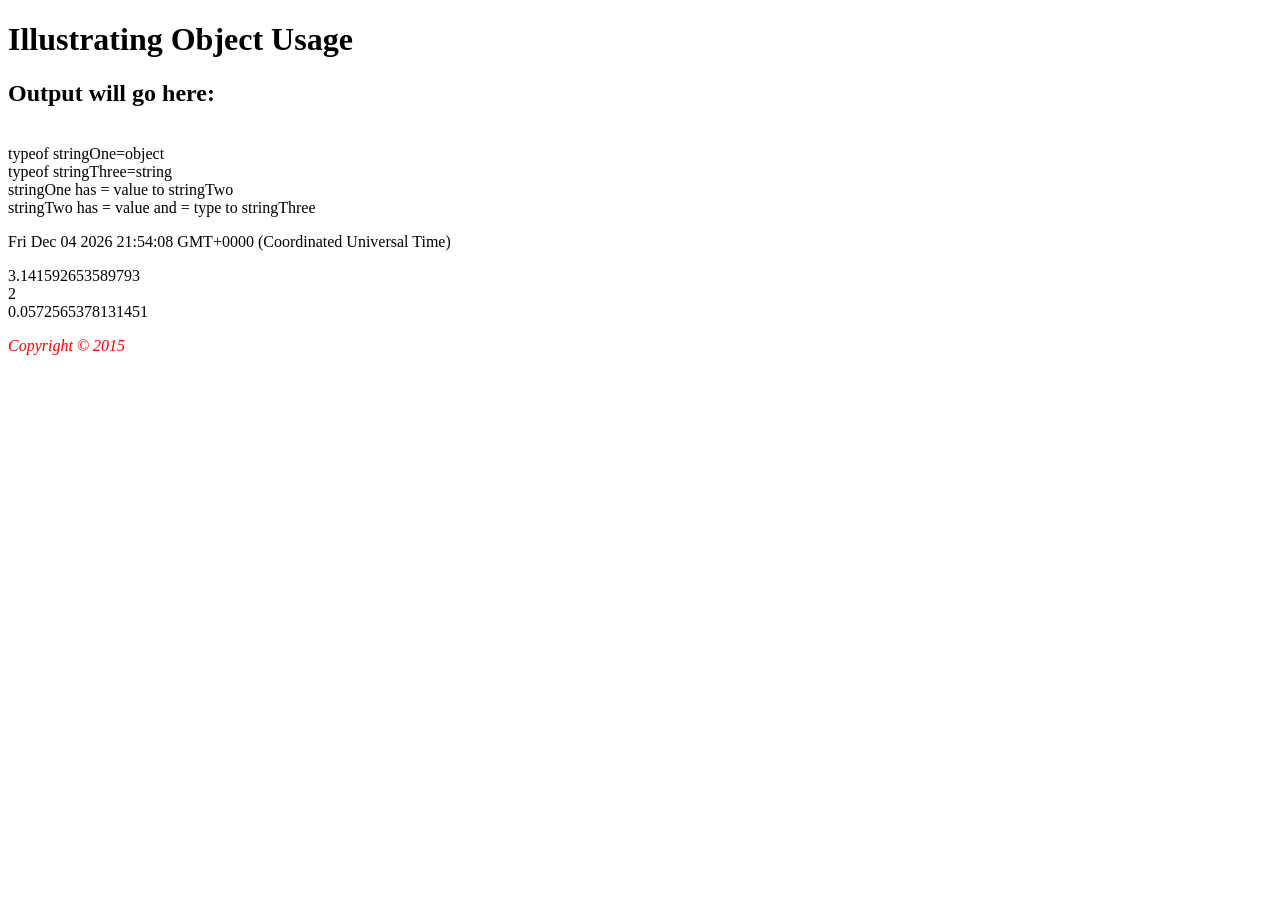
<file: JavaScript-Labs/lab08/lab08-walkthrough06.html>
<!DOCTYPE html>
<html lang="en">
<head>
   <meta charset="utf-8">
   <title>Lab 8</title>
   <link rel="stylesheet" type="text/css" href="css/lab08.css" />

</head>
<body>
   

   
<header>
  <h1>Illustrating Object Usage</h1>
</header>

<h2>Output will go here:</h2>

<script type="text/javascript" language="javascript" src="js/lab08-walkthrough06.js"></script>

<footer>
  <p><em>Copyright &copy; 2015</em></p>
</footer>
</body>
</html>
</file>
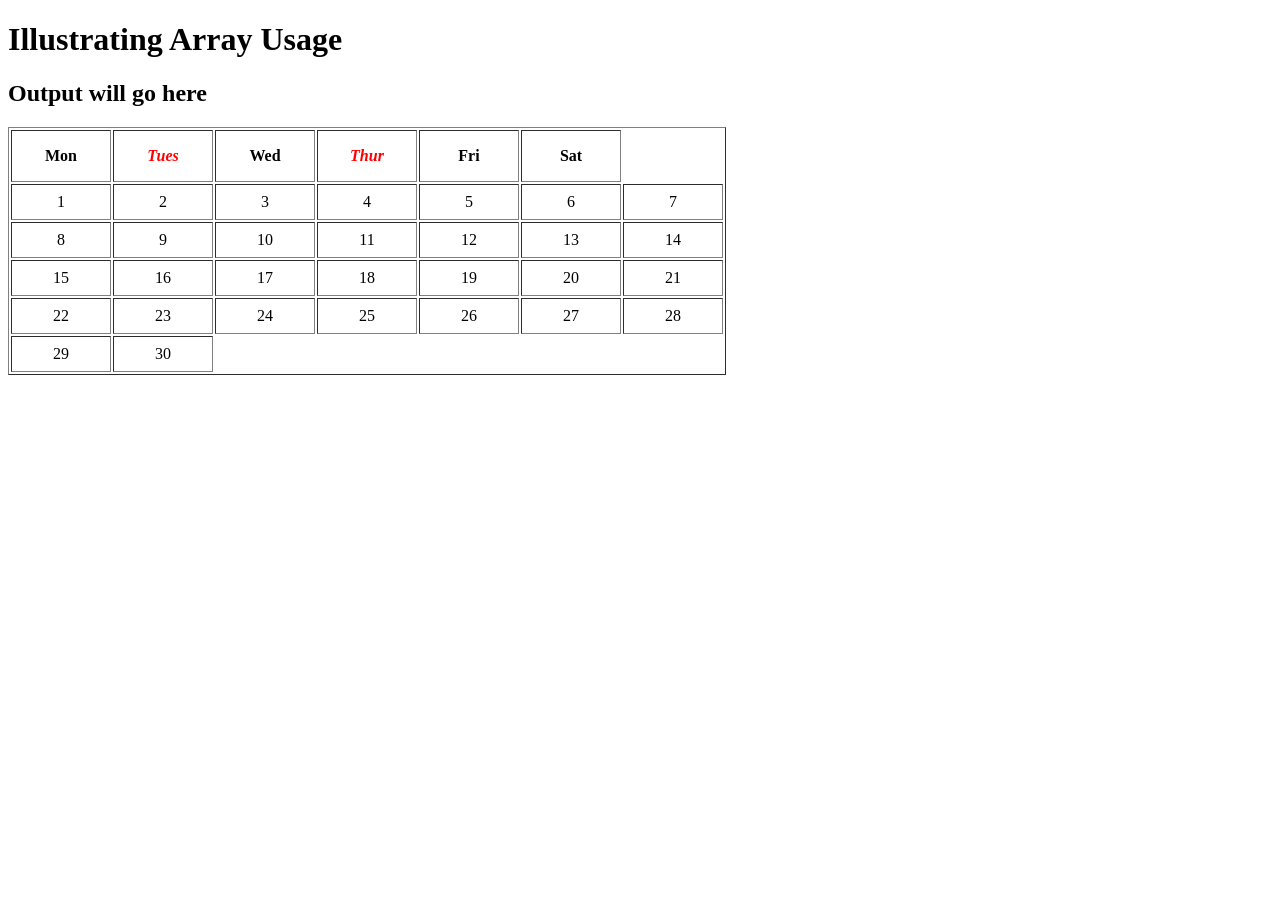
<file: JavaScript-Labs/lab08/lab08-walkthrough07.html>
<!DOCTYPE html>
<html lang="en">
<head>
   <meta charset="utf-8">
   <title>Lab 8</title>
   <link rel="stylesheet" type="text/css" href="css/lab08.css" />

</head>
<body>
<header>
  <h1>Illustrating Array Usage</h1>
</header>

    <h2>Output will go here</h2>

   <script type="text/javascript" language="javascript" src="js/lab08-walkthrough07.js"></script>

</body>
</html>
</file>
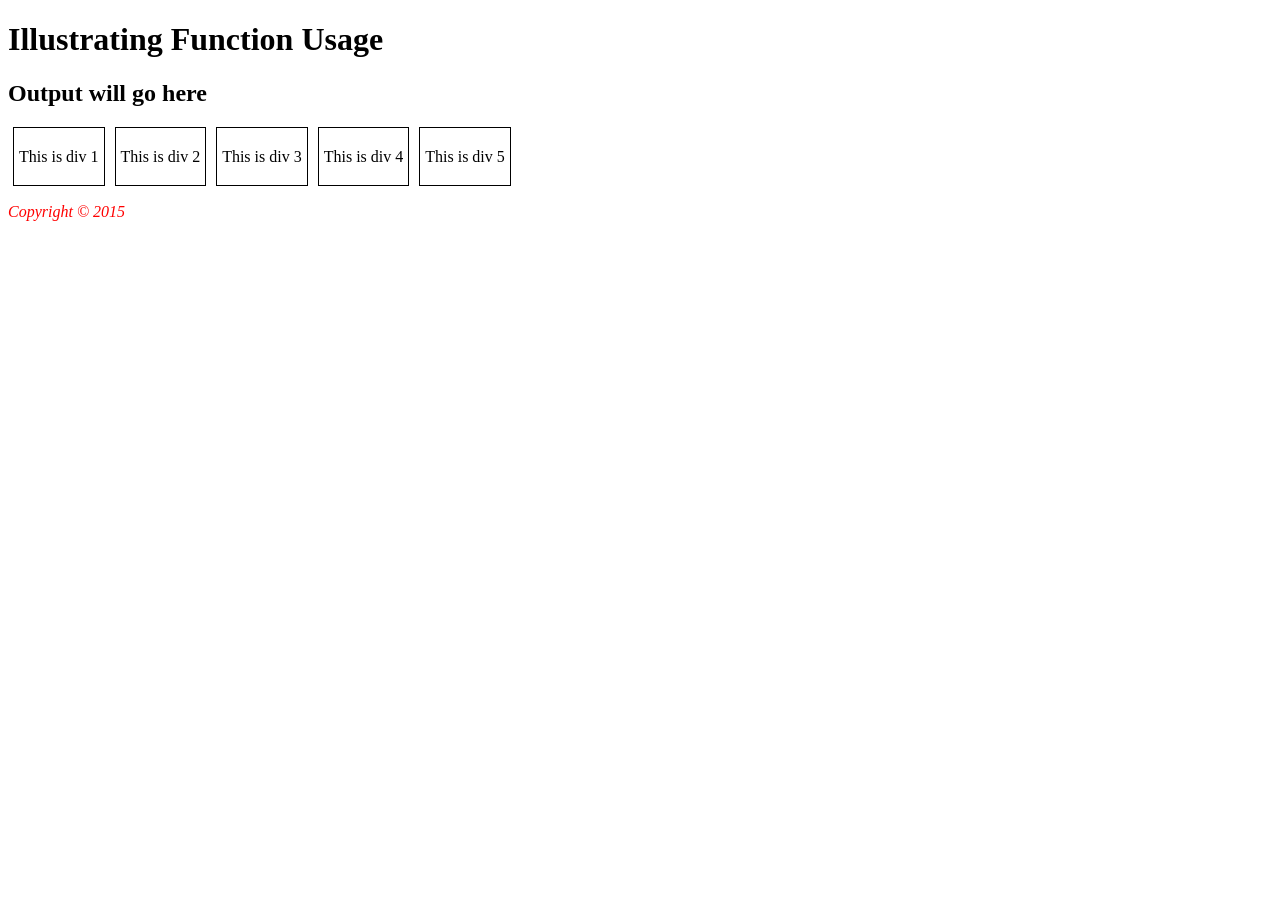
<file: JavaScript-Labs/lab08/lab08-walkthrough08.html>
<!DOCTYPE html>
<html lang="en">
<head>
   <meta charset="utf-8">
   <title>Lab 8</title>
   <link rel="stylesheet" type="text/css" href="css/lab08.css" />
   <script type="text/javascript" language="javascript" src="js/lab08-walkthrough08.js"></script>
</head>
<body>
<header>
  <h1>Illustrating Function Usage</h1>
</header>

<h2>Output will go here</h2>

<script>
    for (count = 1; count < 6; count++) {
        document.write(outputBox(count));
    }

    console.log(box);
</script>
<footer>
  <p><em>Copyright &copy; 2015</em></p>
</footer>
</body>
</html>
</file>
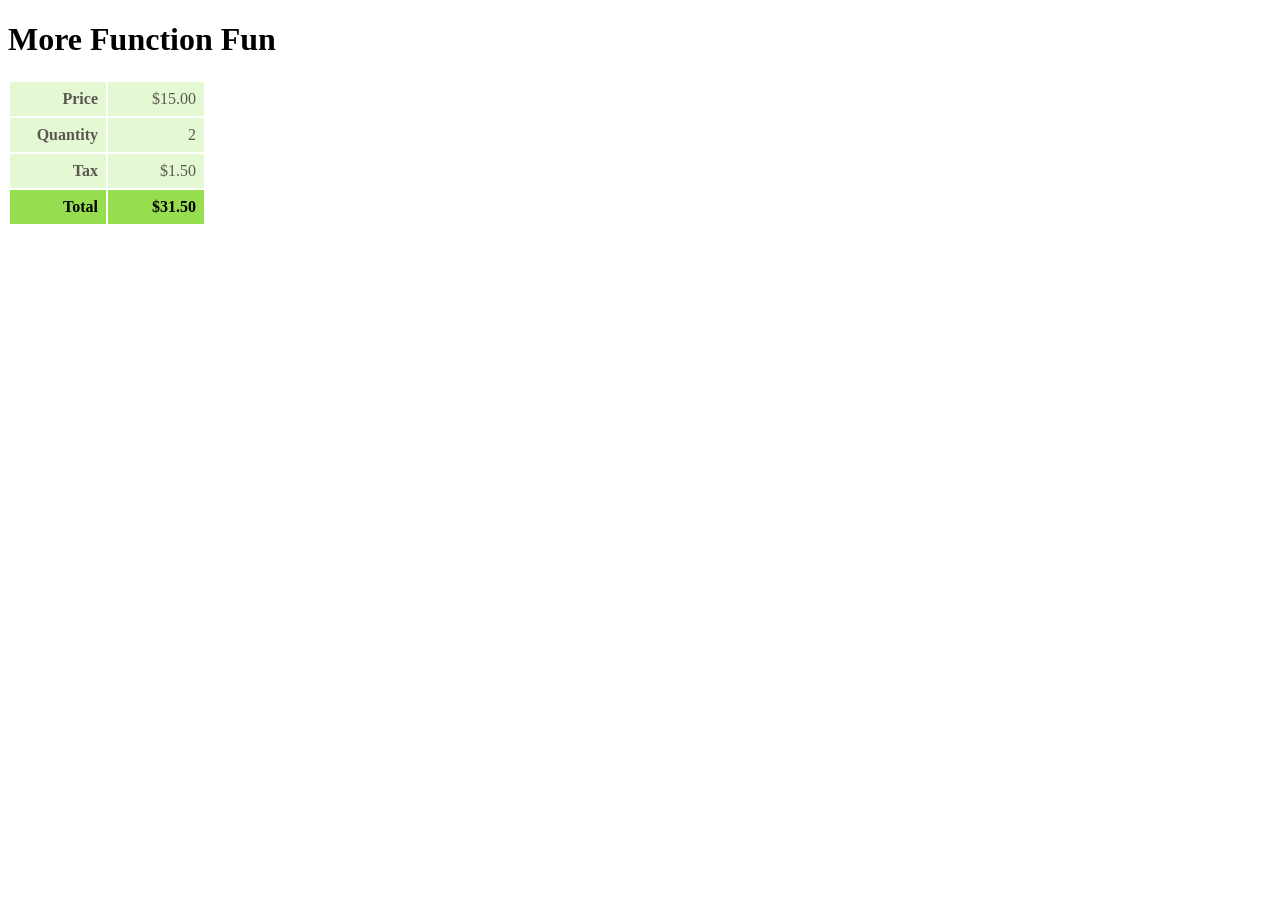
<file: JavaScript-Labs/lab08/lab08-walkthrough09.html>
<!DOCTYPE html>
<html lang="en">
<head>
   <meta charset="utf-8">
   <title>Lab 8</title>
   <link rel="stylesheet" type="text/css" href="css/lab08.css" />
   <script type="text/javascript" language="javascript" src="js/lab08-walkthrough09.js"></script>
</head>
<body>
<header>
  <h1>More Function Fun</h1>
</header>

<table class="cart">
   <tr class="normal">
      <th>Price</th>
      <td>$15.00</td>                  
   </tr> 
   <tr class="normal">
      <th>Quantity</th>
      <td>2</td>
   </tr>  
   <tr class="normal">
      <th>Tax</th>
      <td>$1.50</td>
   </tr>
   <tr class="total">
      <th>Total</th>
      <td>
      
<script>
    var amount = calculateTotal(15, 2);
    document.write("$" + amount.toFixed(2));
</script>
 
      </td>
   </tr>
</table>


</body>
</html>
</file>
<file: JavaScript-Labs/css/style.css>
@import url('https://fonts.googleapis.com/css2?family=Be+Vietnam+Pro:wght@400;500;600;700;800&family=Plus+Jakarta+Sans:wght@400;500;600;700;800&display=swap');

:root {
    --primary: #2563eb;
    --primary-dark: #1d4ed8;
    --navy: #14213d;
    --text: #263449;
    --muted: #64748b;
    --background: #f5f7fb;
    --white: #ffffff;
    --border: #e5eaf2;
    --shadow: 0 12px 35px rgba(25, 45, 80, 0.08);
    --radius: 18px;
}

* {
    margin: 0;
    padding: 0;
    box-sizing: border-box;
}

html {
    scroll-behavior: smooth;
    scroll-padding-top: 90px;
}

body {
    font-family: 'Be Vietnam Pro', 'Plus Jakarta Sans', sans-serif;
    background: var(--background);
    color: var(--text);
    line-height: 1.7;
    overflow-x: hidden;
}

a {
    text-decoration: none;
    color: inherit;
}

button {
    font: inherit;
}

/* HEADER */
.header {
    position: sticky;
    top: 0;
    z-index: 1000;
    width: 100%;
    background: rgba(255, 255, 255, 0.92);
    backdrop-filter: blur(14px);
    border-bottom: 1px solid rgba(226, 232, 240, 0.8);
}

.nav-container {
    max-width: 1180px;
    min-height: 76px;
    margin: auto;
    padding: 0 24px;
    display: flex;
    align-items: center;
    justify-content: space-between;
    gap: 24px;
}

.logo {
    color: var(--navy);
    font-family: 'Plus Jakarta Sans', sans-serif;
    font-size: 20px;
    font-weight: 800;
    letter-spacing: -0.7px;
    white-space: nowrap;
}

.logo::before {
    content: 'JS';
    display: inline-grid;
    place-items: center;
    width: 36px;
    height: 36px;
    margin-right: 9px;
    border-radius: 11px;
    background: var(--primary);
    color: white;
    font-size: 13px;
    letter-spacing: 0;
    vertical-align: middle;
}

.nav-menu {
    display: flex;
    align-items: center;
    gap: 8px;
    list-style: none;
}

.nav-menu a {
    display: block;
    padding: 10px 13px;
    color: var(--muted);
    font-size: 13px;
    font-weight: 600;
    border-radius: 9px;
    transition: 0.25s ease;
}

.nav-menu a:hover,
.nav-menu a.active {
    color: var(--primary);
    background: #eff6ff;
}

/* HERO */
.hero {
    position: relative;
    overflow: hidden;
    padding: 105px 24px 110px;
    color: white;
    background:
        radial-gradient(circle at 85% 15%, rgba(96, 165, 250, 0.32), transparent 28%),
        radial-gradient(circle at 10% 90%, rgba(37, 99, 235, 0.35), transparent 32%),
        linear-gradient(125deg, #101d38 0%, #173b70 55%, #2563eb 100%);
}

.hero::after {
    content: '';
    position: absolute;
    width: 350px;
    height: 350px;
    right: -100px;
    bottom: -190px;
    border: 1px solid rgba(255, 255, 255, 0.15);
    border-radius: 50%;
    box-shadow:
        0 0 0 35px rgba(255, 255, 255, 0.035),
        0 0 0 75px rgba(255, 255, 255, 0.025);
}

.hero-container {
    position: relative;
    z-index: 1;
    max-width: 1180px;
    margin: auto;
}

.hero-container > div {
    max-width: 760px;
}

.hero-container > div > p:first-child {
    display: inline-block;
    margin-bottom: 20px;
    padding: 7px 13px;
    border: 1px solid rgba(255, 255, 255, 0.25);
    border-radius: 30px;
    background: rgba(255, 255, 255, 0.1);
    color: #dbeafe;
    font-size: 11px;
    font-weight: 700;
    letter-spacing: 2px;
}

.hero h1 {
    margin-bottom: 20px;
    color: white;
    font-family: 'Plus Jakarta Sans', sans-serif;
    font-size: clamp(34px, 5vw, 54px);
    font-weight: 800;
    line-height: 1.2;
    letter-spacing: -1.8px;
}

.hero-container > div > p:nth-of-type(2) {
    max-width: 680px;
    margin-bottom: 30px;
    color: #dbeafe;
    font-size: 15px;
    line-height: 1.9;
}

.btn {
    display: inline-flex;
    align-items: center;
    justify-content: center;
    padding: 13px 23px;
    border: 1px solid white;
    border-radius: 10px;
    background: white;
    color: var(--primary-dark);
    font-size: 14px;
    font-weight: 700;
    transition: 0.25s ease;
}

.btn:hover {
    transform: translateY(-3px);
    background: #eff6ff;
    box-shadow: 0 10px 25px rgba(0, 0, 0, 0.15);
}

/* SECTION CHUNG */
section:not(.hero) {
    padding: 78px 24px;
}

.section-container {
    max-width: 1180px;
    margin: auto;
}

.section-container > h2 {
    margin-bottom: 12px;
    color: var(--navy);
    font-family: 'Plus Jakarta Sans', sans-serif;
    font-size: clamp(25px, 3vw, 32px);
    font-weight: 800;
    letter-spacing: -0.8px;
}

.section-container > h2::after {
    content: '';
    display: block;
    width: 48px;
    height: 4px;
    margin-top: 13px;
    border-radius: 5px;
    background: var(--primary);
}

.section-container > p {
    color: var(--muted);
    font-size: 14px;
}

/* THÔNG TIN SINH VIÊN */
.student-section {
    background: white;
}

.student-card {
    display: flex;
    align-items: center;
    gap: 32px;
    margin-top: 30px;
    padding: 30px;
    border: 1px solid var(--border);
    border-radius: var(--radius);
    background: white;
    box-shadow: var(--shadow);
}

.student-card img {
    width: 175px;
    height: 195px;
    flex-shrink: 0;
    object-fit: cover;
    object-position: center;
    border: 5px solid #eff6ff;
    border-radius: 16px;
}

.student-card h3 {
    margin-bottom: 12px;
    color: var(--navy);
    font-family: 'Plus Jakarta Sans', sans-serif;
    font-size: 23px;
    font-weight: 800;
}

.student-card p {
    margin: 6px 0;
    color: var(--muted);
    font-size: 14px;
}

.student-card strong {
    color: var(--text);
}

/* DANH SÁCH LAB */
.labs-section {
    background: var(--background);
}

.labs-section .section-container > p {
    margin-top: 15px;
}

.lab-grid {
    display: grid;
    grid-template-columns: repeat(3, minmax(0, 1fr));
    align-items: start;
    gap: 22px;
    margin-top: 35px;
}

.lab-card {
    height: 100%;
    padding: 25px;
    border: 1px solid var(--border);
    border-radius: var(--radius);
    background: white;
    box-shadow: 0 5px 20px rgba(25, 45, 80, 0.04);
    transition: transform 0.25s ease, box-shadow 0.25s ease;
}

.lab-card:hover {
    transform: translateY(-6px);
    box-shadow: var(--shadow);
}

.lab-card h3 {
    margin-bottom: 12px;
    color: var(--navy);
    font-family: 'Plus Jakarta Sans', sans-serif;
    font-size: 18px;
    font-weight: 800;
    line-height: 1.45;
}

.lab-description {
    min-height: 100px;
    color: var(--muted);
    font-size: 13px;
    line-height: 1.8;
}

.exercise-count {
    display: inline-block;
    margin-top: 13px;
    padding: 6px 12px;
    border: 1px solid #dbeafe;
    border-radius: 30px;
    background: #eff6ff;
    color: var(--primary-dark);
    font-size: 12px;
    font-weight: 700;
}

.exercise-list {
    display: grid;
    grid-template-columns: 1fr;
    gap: 9px;
    margin-top: 20px;
    padding: 0;
    list-style: none;
}

.exercise-list li {
    min-width: 0;
}

.exercise-link {
    display: flex;
    align-items: center;
    gap: 12px;
    min-height: 48px;
    padding: 10px 12px;
    border: 1px solid #edf0f5;
    border-radius: 10px;
    background: #f8fafc;
    color: var(--text);
    font-size: 12px;
    font-weight: 500;
    transition: 0.2s ease;
}

.exercise-link:hover {
    transform: translateX(4px);
    border-color: #bfdbfe;
    background: #eff6ff;
    color: var(--primary-dark);
}

.exercise-number {
    display: inline-grid;
    place-items: center;
    min-width: 66px;
    min-height: 27px;
    padding: 3px 7px;
    border-radius: 7px;
    background: #e0eaff;
    color: var(--primary-dark);
    font-size: 11px;
    font-weight: 800;
    white-space: nowrap;
}

/* KIẾN THỨC ĐẠT ĐƯỢC */
.skills-section {
    background: white;
}

.skills-grid {
    display: grid;
    grid-template-columns: repeat(3, minmax(0, 1fr));
    gap: 20px;
    margin-top: 30px;
}

.skills-grid > div {
    padding: 25px;
    border: 1px solid var(--border);
    border-radius: 15px;
    background: #fbfdff;
    transition: 0.25s ease;
}

.skills-grid > div:hover {
    border-color: #bfdbfe;
    box-shadow: var(--shadow);
    transform: translateY(-4px);
}

.skills-grid h3 {
    margin-bottom: 12px;
    color: var(--primary-dark);
    font-size: 16px;
    font-weight: 800;
}

.skills-grid p {
    color: var(--muted);
    font-size: 13px;
    line-height: 1.9;
}

/* TỰ ĐÁNH GIÁ */
.reflection-section {
    background: #f5f7fb;
}

.reflection-section .section-container > p {
    margin-top: 25px;
    padding: 27px 30px;
    border: 1px solid var(--border);
    border-left: 4px solid var(--primary);
    border-radius: 12px;
    background: white;
    color: #475569;
    font-size: 14px;
    line-height: 2;
    box-shadow: 0 5px 20px rgba(25, 45, 80, 0.04);
}

/* FOOTER */
.footer {
    padding: 25px 20px;
    background: var(--navy);
    color: #cbd5e1;
    text-align: center;
    font-size: 12px;
}

/* NÚT MENU TRÊN ĐIỆN THOẠI */
.menu-toggle {
    display: none;
    width: 42px;
    height: 42px;
    border: 1px solid var(--border);
    border-radius: 10px;
    background: white;
    color: var(--navy);
    font-size: 23px;
    cursor: pointer;
}

/* NÚT LÊN ĐẦU TRANG */
.back-to-top {
    position: fixed;
    right: 25px;
    bottom: 25px;
    z-index: 900;
    display: grid;
    place-items: center;
    width: 46px;
    height: 46px;
    border: none;
    border-radius: 13px;
    background: var(--primary);
    color: white;
    font-size: 21px;
    cursor: pointer;
    opacity: 0;
    visibility: hidden;
    transform: translateY(10px);
    transition: 0.25s ease;
    box-shadow: 0 6px 20px rgba(37, 99, 235, 0.25);
}

.back-to-top.show {
    opacity: 1;
    visibility: visible;
    transform: translateY(0);
}

.back-to-top:hover {
    background: var(--primary-dark);
}

/* HIỆU ỨNG HIỆN NỘI DUNG */
.reveal {
    opacity: 0;
    transform: translateY(20px);
    transition: opacity 0.6s ease, transform 0.6s ease;
}

.reveal.visible {
    opacity: 1;
    transform: translateY(0);
}

/* TABLET */
@media (max-width: 950px) {
    .lab-grid {
        grid-template-columns: repeat(2, minmax(0, 1fr));
    }

    .skills-grid {
        grid-template-columns: 1fr;
    }

    .nav-menu {
        gap: 2px;
    }

    .nav-menu a {
        padding: 9px;
        font-size: 12px;
    }
}

/* ĐIỆN THOẠI */
@media (max-width: 700px) {
    .nav-container {
        min-height: 68px;
    }

    .menu-toggle {
        display: block;
    }

    .nav-container {
        position: relative;
    }

    .nav-menu {
        position: absolute;
        top: 68px;
        left: 0;
        right: 0;
        display: none;
        flex-direction: column;
        align-items: stretch;
        gap: 5px;
        padding: 15px 22px 20px;
        border-bottom: 1px solid var(--border);
        background: white;
        box-shadow: 0 12px 20px rgba(20, 33, 61, 0.08);
    }

    .nav-menu.open {
        display: flex;
    }

    .nav-menu a {
        padding: 12px;
        font-size: 13px;
    }

    .hero {
        padding: 75px 22px 85px;
    }

    section:not(.hero) {
        padding: 58px 20px;
    }

    .student-card {
        flex-direction: column;
        align-items: flex-start;
        gap: 20px;
        padding: 22px;
    }

    .student-card img {
        width: 145px;
        height: 160px;
    }

    .lab-grid {
        grid-template-columns: 1fr;
    }

    .lab-description {
        min-height: auto;
    }

    .skills-grid {
        grid-template-columns: 1fr;
    }

    .reflection-section .section-container > p {
        padding: 20px;
    }
}

@media (prefers-reduced-motion: reduce) {
    *,
    *::before,
    *::after {
        scroll-behavior: auto !important;
        transition-duration: 0.01ms !important;
        animation-duration: 0.01ms !important;
    }
}
</file>
<file: VeNha/style.css>
* {
    box-sizing: border-box;
}

body {
    margin: 0;
    padding: 0;
    font-family: Arial, sans-serif;
    background-color: #fff;
}

#root {
    width: 1024px;
    max-width: 95%;
    margin: 30px auto;
    text-align: center;
}

#site-header {
    display: flex;
    align-items: center;
    justify-content: center;
    gap: 15px;
    margin: 20px 0 35px;
    padding: 15px;
    background-color: #333;
    color: white;
    font-size: 30px;
    text-shadow: 2px 2px 3px #000;
}

#site-header img {
    width: 60px;
    height: 60px;
    object-fit: contain;
}

.superheroes {
    display: flex;
    justify-content: center;
    align-items: flex-start;
    gap: 15px;
    margin: 0;
    padding: 0;
    list-style: none;
}

.superheroes li {
    position: relative;
    flex: 1;
    min-width: 0;
    transition: flex 0.3s ease;
}

.superheroes li:hover {
    flex: 1.3;
}

.superheroes img {
    display: block;
    width: 100%;
    height: 180px;
    max-width: 100%;
    object-fit: cover;
    border: 3px solid #ccc;
    border-radius: 10px;
}

.hero-header {
    position: absolute;
    top: 10px;
    left: 0;
    width: 100%;
    color: white;
    font-size: 15px;
    text-shadow: 2px 2px 4px black;
}

.superheroes a {
    display: none;
    width: 100%;
    padding: 10px;
    background-color: #333;
    color: white;
    text-decoration: none;
}

.superheroes li:hover a {
    display: block;
    text-decoration: underline;
}
</file>
<file: JavaScript-Labs/lab08/css/theme.css>
body {

}

div#topHeaderRow {
  background-color: #34495e;
  height: 3em;
  font-size: 0.8em;
  color: #34495e;
  padding-top: 1em;
}
div#topHeaderRow  a:link { 
  color: #BBBBBB ;
}

footer {
  background-color: #34495e;
     color: white;
}

footer a:link {
   color: #a3d2f1;
}



#postJumbo {
   background-image: url(post-background.jpg);
}
#postJumbo h1 {
   margin-top: 0;
}

.postlist h2 {
  margin-top: 0; 
}

.postlist div.details {
  text-transform: uppercase;
  font-size: 0.8em;
}

.postlist p.excerpt {
  margin-top: 0.4em;
}

.container { margin-top: 1em; }
</file>
<file: JavaScript-Labs/lab08/css/lab08.css>
.movingDiv{
border: solid 1px black;
position:relative;
margin:30px 5px;
padding:20px 5px;
width:30%;
display:inline;
line-height:60px;
}

fieldset{
border: solid 1px #777777;
}

.required{
background-color:#EEEE55;
}

th {
    width: 6em;
    height: 3em;
    text-align: center;
}

td {
    width: 6em;
    height: 2em;
    text-align: center;
}

em { color: red; font-style: italic; }

tr.normal {
    
    background-color: #E4F8D3;    
}
tr.normal td, tr.normal th, tr.total th, tr.total td {
    text-align: right;    
    width: 5em;
    height: 0.75em;
    padding: 0.5em;
    color: #5A574E;
}

tr.total {     
    background-color: #96DD4F;
}

tr.total th, tr.total td {
        font-weight: bold;
    color: #000000;
}

.box {
    width:20em;
    margin:  20px auto;
    padding: 0.5em;
    -webkit-box-shadow: 0px 0px 5px rgba(0,0,0,.8);
    -moz-box-shadow: 0px 0px 5px rgba(0,0,0,.8);
    box-shadow: 0px 0px 5px rgba(0,0,0,.8);
    background-color:#fff ; 
    text-align: left;
}

.boxImg { 
    float: left; 
    padding: 5px;    
}
</file>
